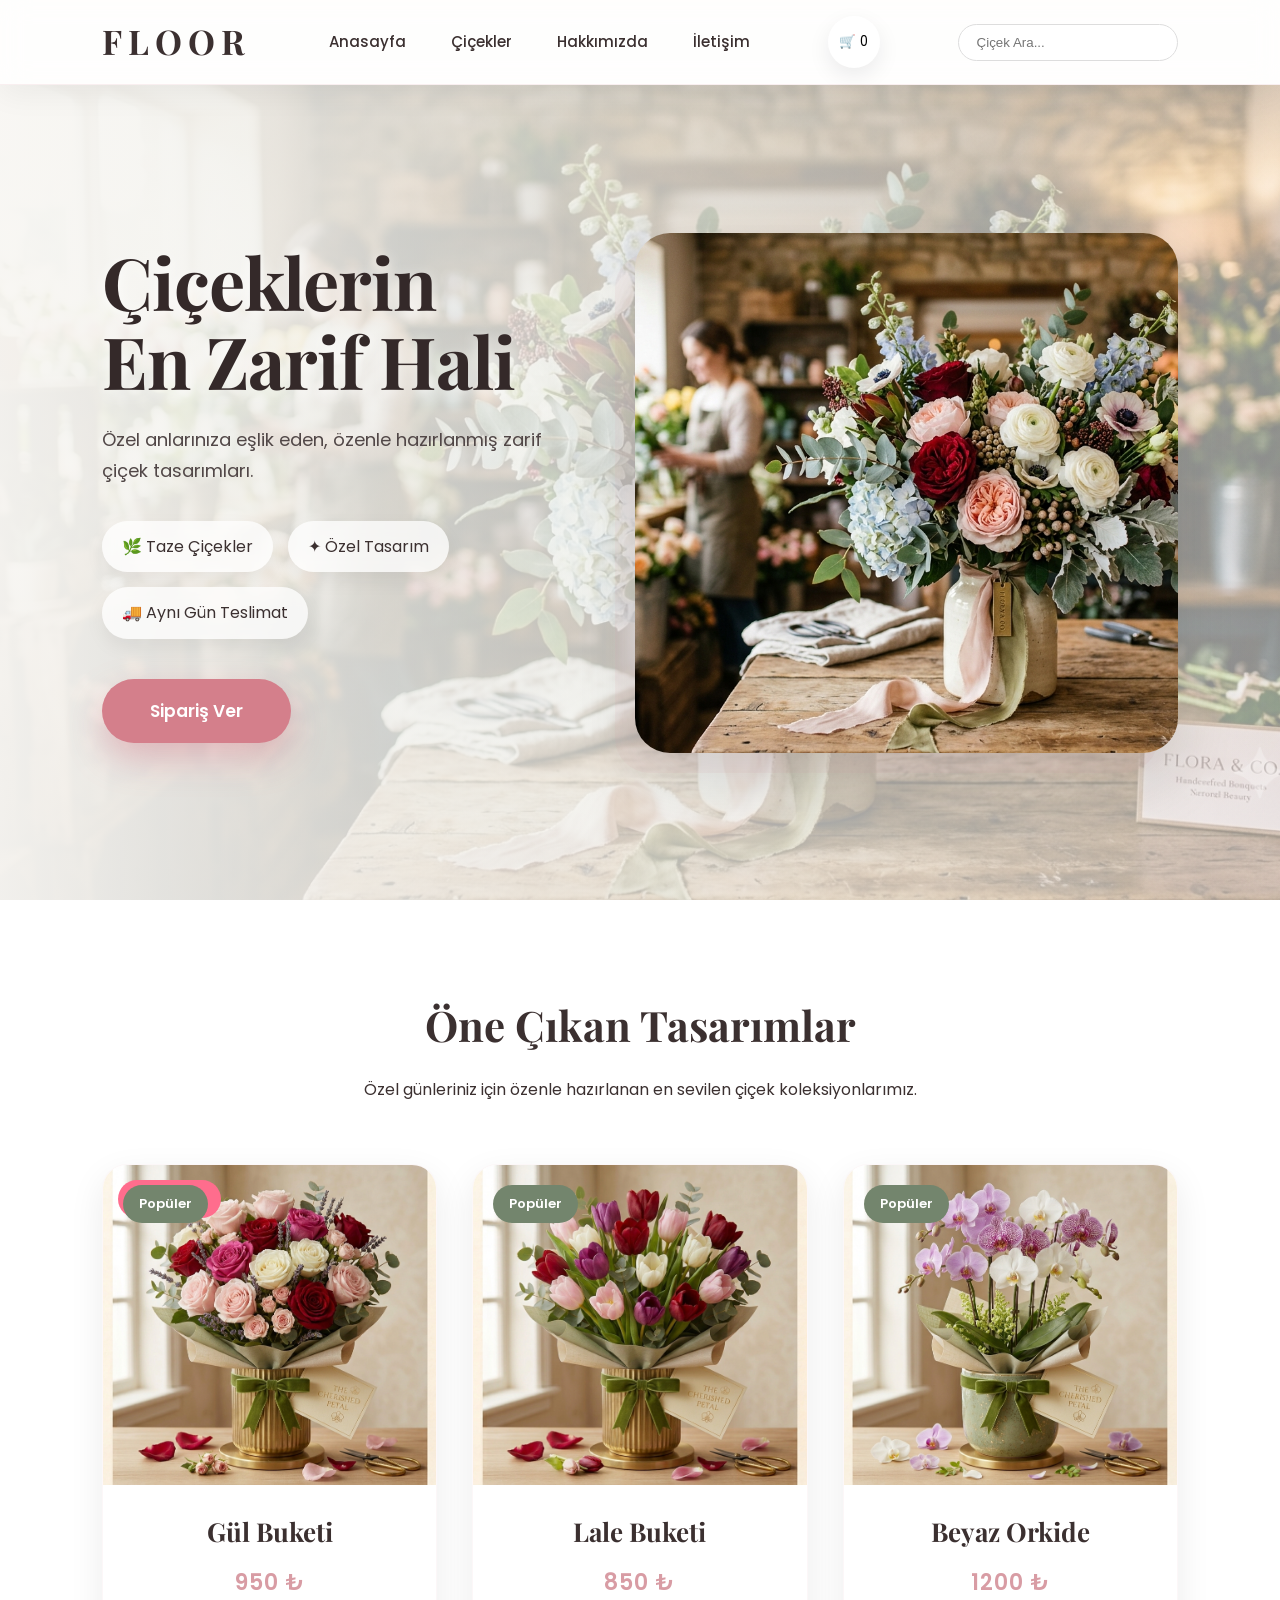
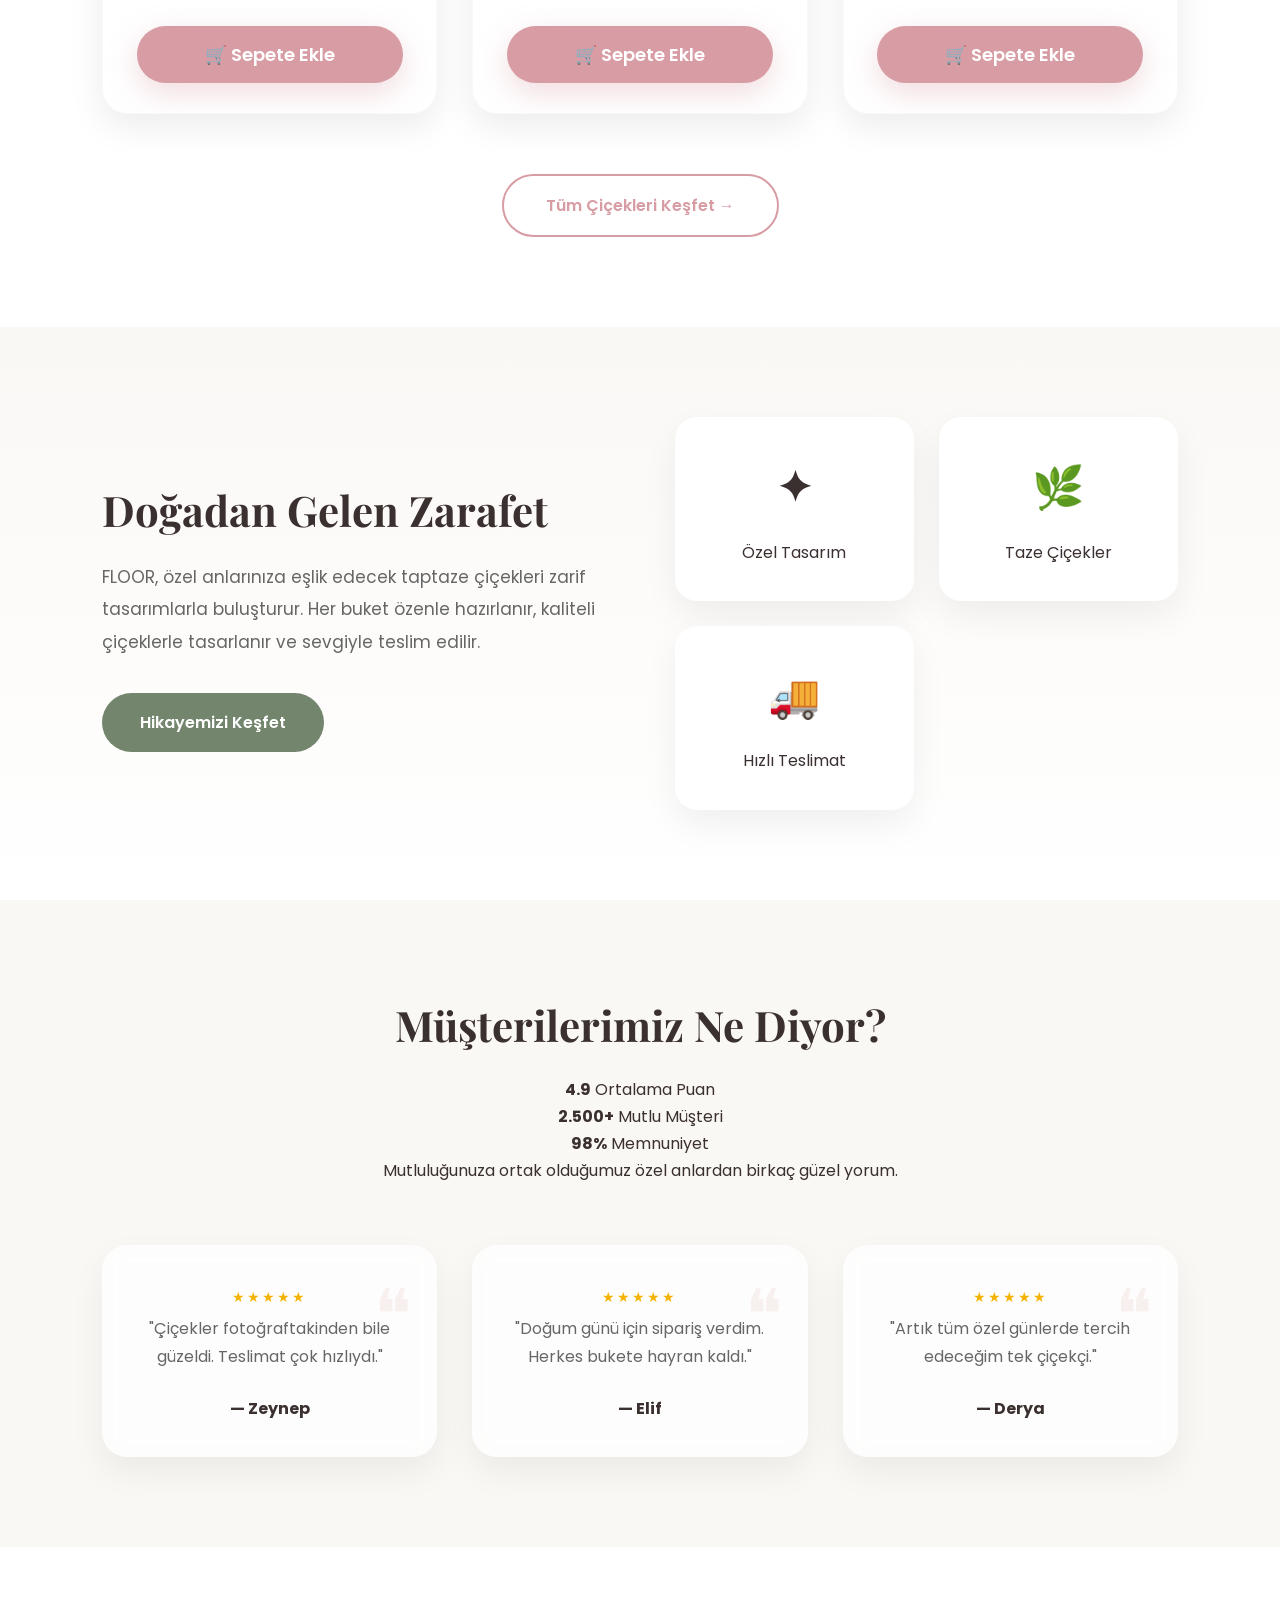
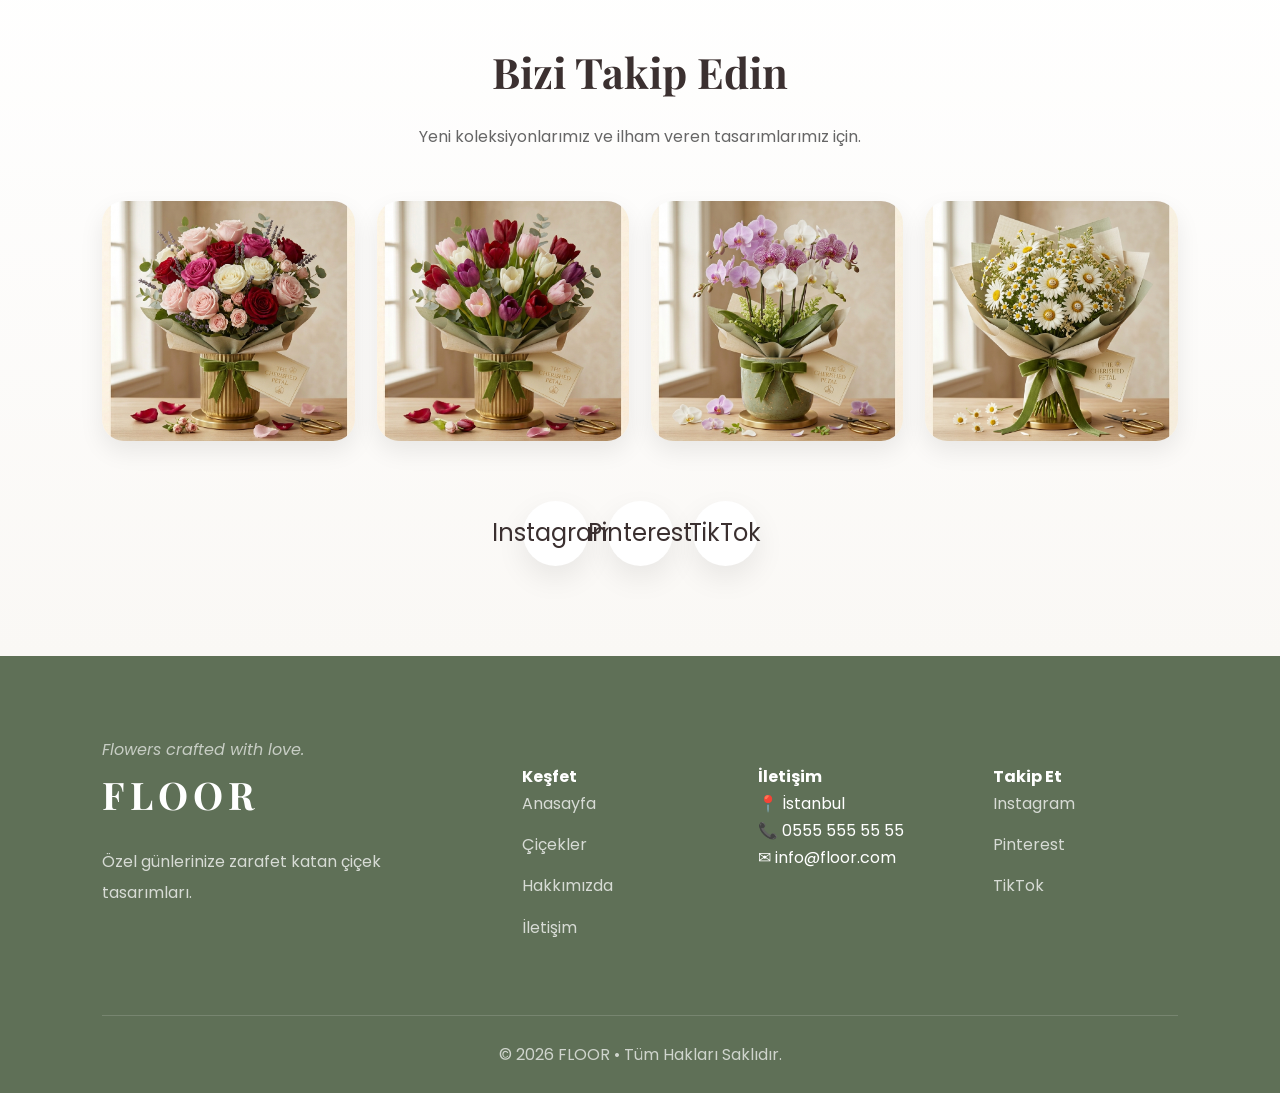
<file: index.html>
<!DOCTYPE html>
<html lang="tr">

<head>

<meta charset="UTF-8">
<meta name="viewport" content="width=device-width, initial-scale=1.0">

<title>FLOOR | Çiçekçilik</title>

<link rel="stylesheet" href="style.css">

<link rel="preconnect" href="https://fonts.googleapis.com">
<link rel="preconnect" href="https://fonts.gstatic.com" crossorigin>

<link href="https://fonts.googleapis.com/css2?family=Playfair+Display:wght@600;700&family=Poppins:wght@300;400;500;600&display=swap" rel="stylesheet">

</head>


<body>


<header>

<nav class="navbar">


<div class="logo">
FLOOR
</div>


<ul class="menu">


<li>
<a href="index.html">Anasayfa</a>
</li>


<li class="dropdown">

<a href="pages/flowers.html">Çiçekler</a>


<ul class="dropdown-menu">


<li>
<a href="pages/flowers.html">Tüm Çiçekler</a>
</li>


<li>
<a href="pages/gul.html">Güller</a>
</li>


<li>
<a href="pages/lale.html">Laleler</a>
</li>


<li>
<a href="pages/orkide.html">Orkideler</a>
</li>


<li>
<a href="pages/papatya.html">Papatyalar</a>
</li>


</ul>

</li>


<li>
<a href="pages/about.html">Hakkımızda</a>
</li>


<li>
<a href="pages/contact.html">İletişim</a>
</li>


</ul>



<div class="icons">


<button onclick="location.href='pages/cart.html'">

🛒 <span id="cart-count">0</span>

</button>


</div>



<div class="search-box">

<input 
type="text"
id="search"
placeholder="Çiçek Ara...">

</div>


</nav>

</header>




<section class="hero">


<div class="hero-content">


<div class="hero-text">


<h1>

Çiçeklerin<br>
En Zarif Hali

</h1>


<p>

Özel anlarınıza eşlik eden,
özenle hazırlanmış zarif çiçek tasarımları.

</p>



<div class="hero-features">


<span>🌿 Taze Çiçekler</span>

<span>✦ Özel Tasarım</span>

<span>🚚 Aynı Gün Teslimat</span>


</div>



<a href="pages/flowers.html" class="btn">

Sipariş Ver

</a>


</div>



<div class="hero-image">


<img src="images/cicek.png" alt="Çiçek Aranjmanı">


</div>


</div>


</section>





<section class="products">


<h2>

Öne Çıkan Tasarımlar

</h2>


<p class="section-subtitle">

Özel günleriniz için özenle hazırlanan en sevilen çiçek koleksiyonlarımız.

</p>




<div class="product-list">



<div class="card">


<span class="badge">

Çok Satan

</span>



<a href="pages/product.html?id=1">


<img src="images/gul.png" alt="Gül Buketi">


</a>



<h3>

Gül Buketi

</h3>


<p class="price">

950 ₺

</p>



<button 
class="btn add-cart"
data-id="1"
data-name="Gül Buketi"
data-price="950"
data-image="images/gul.png">


🛒 Sepete Ekle


</button>



</div>





<div class="card">


<a href="pages/product.html?id=2">


<img src="images/lale.png" alt="Lale Buketi">


</a>



<h3>

Lale Buketi

</h3>


<p class="price">

850 ₺

</p>



<button 
class="btn add-cart"
data-id="2"
data-name="Lale Buketi"
data-price="850"
data-image="images/lale.png">


🛒 Sepete Ekle


</button>


</div>
<div class="card">


<a href="pages/product.html?id=3">


<img src="images/orkide.png" alt="Orkide">


</a>



<h3>

Beyaz Orkide

</h3>


<p class="price">

1200 ₺

</p>



<button 
class="btn add-cart"
data-id="3"
data-name="Beyaz Orkide"
data-price="1200"
data-image="images/orkide.png">


🛒 Sepete Ekle


</button>


</div>



</div>



<a href="pages/flowers.html" class="all-products">

Tüm Çiçekleri Keşfet →

</a>


</section>






<section class="about">


<div class="about-content">


<div class="about-text">


<h2>

Doğadan Gelen Zarafet

</h2>



<p>

FLOOR, özel anlarınıza eşlik edecek taptaze çiçekleri
zarif tasarımlarla buluşturur. Her buket özenle hazırlanır,
kaliteli çiçeklerle tasarlanır ve sevgiyle teslim edilir.

</p>



<a href="pages/about.html" class="about-btn">

Hikayemizi Keşfet

</a>


</div>





<div class="about-box">


<div>

<strong>✦</strong>

<p>

Özel Tasarım

</p>

</div>




<div>

<strong>🌿</strong>

<p>

Taze Çiçekler

</p>

</div>





<div>

<strong>🚚</strong>

<p>

Hızlı Teslimat

</p>

</div>


</div>


</div>


</section>







<section class="reviews">


<h2>

Müşterilerimiz Ne Diyor?

</h2>




<div class="review-stats">


<div>

<strong>4.9</strong>

<span>Ortalama Puan</span>

</div>



<div>

<strong>2.500+</strong>

<span>Mutlu Müşteri</span>

</div>



<div>

<strong>98%</strong>

<span>Memnuniyet</span>

</div>


</div>




<p class="section-subtitle">

Mutluluğunuza ortak olduğumuz özel anlardan birkaç güzel yorum.

</p>




<div class="review-list">



<div class="review-card">


<div class="stars">

★★★★★

</div>


<p>

"Çiçekler fotoğraftakinden bile güzeldi.
Teslimat çok hızlıydı."

</p>


<h4>

— Zeynep

</h4>


</div>





<div class="review-card">


<div class="stars">

★★★★★

</div>


<p>

"Doğum günü için sipariş verdim.
Herkes bukete hayran kaldı."

</p>


<h4>

— Elif

</h4>


</div>





<div class="review-card">


<div class="stars">

★★★★★

</div>


<p>

"Artık tüm özel günlerde tercih edeceğim tek çiçekçi."

</p>


<h4>

— Derya

</h4>


</div>



</div>


</section>







<section class="social">


<h2>

Bizi Takip Edin

</h2>



<p>

Yeni koleksiyonlarımız ve ilham veren tasarımlarımız için.

</p>




<div class="social-gallery">


<img src="images/gul.png" alt="">

<img src="images/lale.png" alt="">

<img src="images/orkide.png" alt="">

<img src="images/papatya.png" alt="">


</div>




<div class="social-links">


<a href="#">

Instagram

</a>


<a href="#">

Pinterest

</a>


<a href="#">

TikTok

</a>


</div>



</section>
<footer>


<p class="footer-slogan">

Flowers crafted with love.

</p>




<div class="footer-content">



<div class="footer-brand">


<h3>

FLOOR

</h3>


<p>

Özel günlerinize zarafet katan
çiçek tasarımları.

</p>


</div>





<div class="footer-links">


<h4>

Keşfet

</h4>


<a href="index.html">

Anasayfa

</a>


<a href="pages/flowers.html">

Çiçekler

</a>


<a href="pages/about.html">

Hakkımızda

</a>


<a href="pages/contact.html">

İletişim

</a>


</div>







<div class="footer-contact">


<h4>

İletişim

</h4>



<p>

📍 İstanbul

</p>



<p>

📞 0555 555 55 55

</p>



<p>

✉ info@floor.com

</p>


</div>







<div class="footer-social">


<h4>

Takip Et

</h4>



<a href="#">

Instagram

</a>



<a href="#">

Pinterest

</a>



<a href="#">

TikTok

</a>



</div>



</div>





<div class="footer-bottom">


<p>

© 2026 FLOOR • Tüm Hakları Saklıdır.

</p>


</div>



</footer>





<script src="script.js"></script>


</body>

</html>
</file>
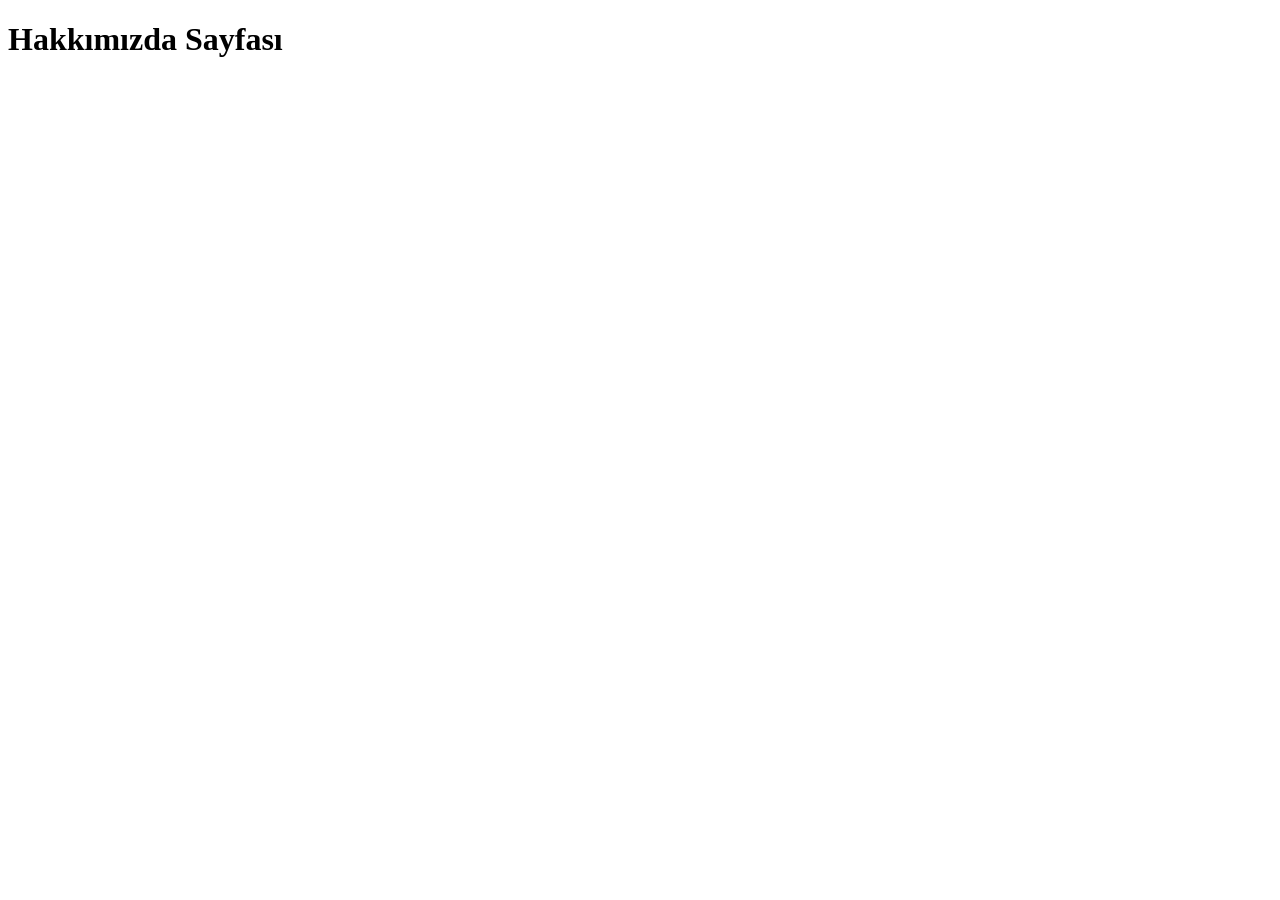
<file: pages/about.html>
<!DOCTYPE html>
<html lang="tr">

<head>

    <meta charset="UTF-8">
    <meta name="viewport" content="width=device-width, initial-scale=1.0">

    <title>Hakkımızda | FLOOR</title>

</head>

<body>

    <h1>Hakkımızda Sayfası</h1>

</body>

</html>
</file>
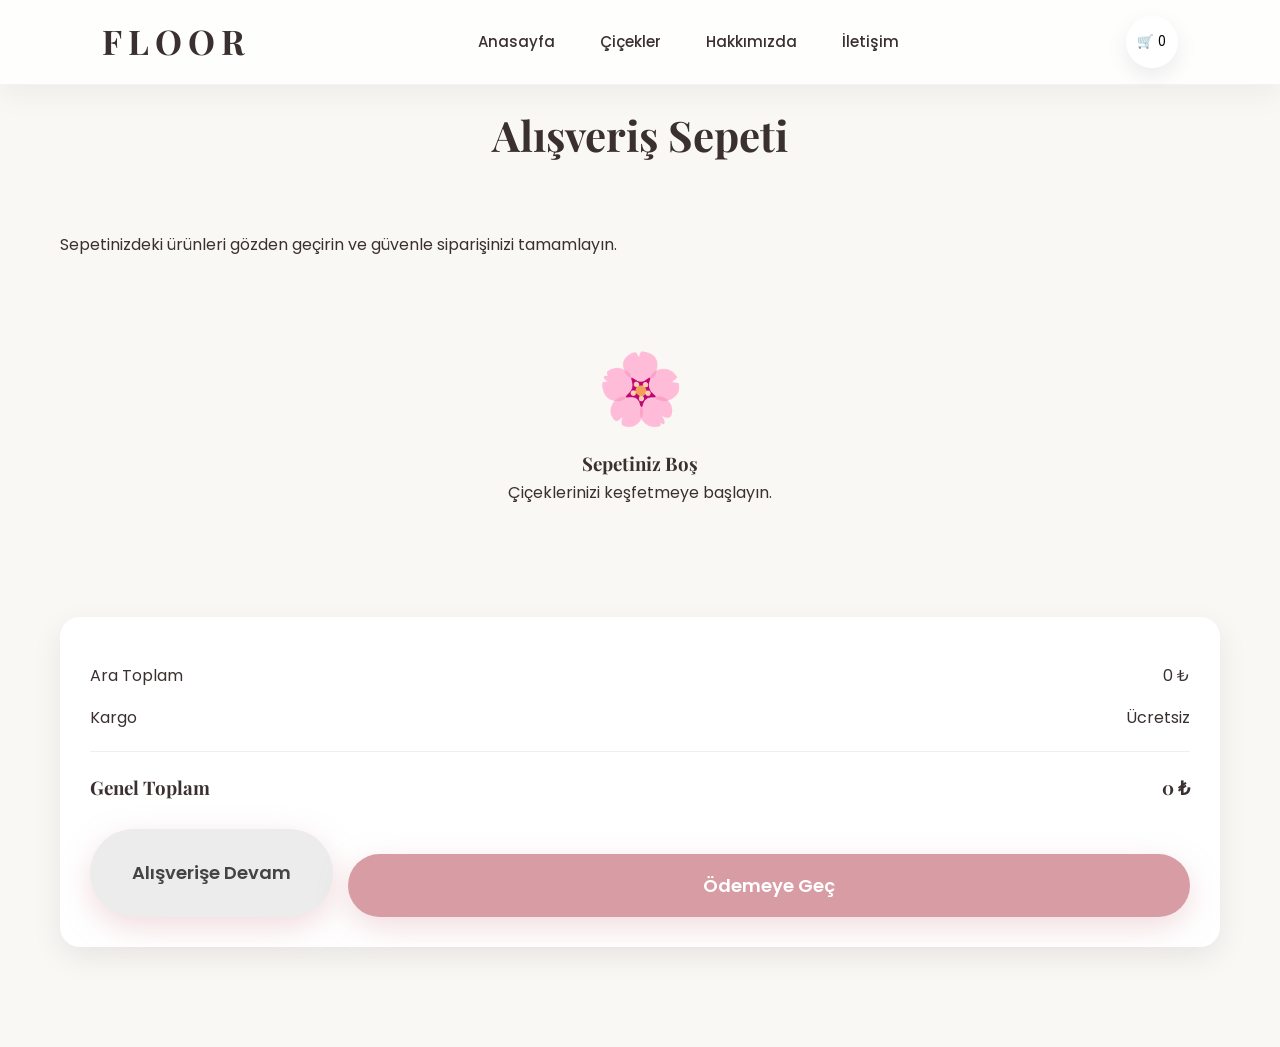
<file: pages/cart.html>
<!DOCTYPE html>
<html lang="tr">

<head>

    <meta charset="UTF-8">
    <meta name="viewport" content="width=device-width, initial-scale=1.0">

    <title>Sepet | FLOOR</title>
    <link rel="preconnect" href="https://fonts.googleapis.com">
<link rel="preconnect" href="https://fonts.gstatic.com" crossorigin>

<link href="https://fonts.googleapis.com/css2?family=Playfair+Display:wght@600;700&family=Poppins:wght@300;400;500;600&display=swap" rel="stylesheet">

<link rel="stylesheet" href="../style.css">

</head>

<body>

   <header>

    <nav class="navbar">

        <div class="logo">FLOOR</div>

        <ul class="menu">

            <li><a href="../index.html">Anasayfa</a></li>
            <li><a href="flowers.html">Çiçekler</a></li>
            <li><a href="about.html">Hakkımızda</a></li>
            <li><a href="contact.html">İletişim</a></li>

        </ul>

        <div class="icons">

            <button>
                🛒 <span id="cart-count">0</span>
            </button>

        </div>

    </nav>

</header>

<section class="cart-page">

    <h2>Alışveriş Sepeti</h2>
    <p class="section-subtitle">

Sepetinizdeki ürünleri gözden geçirin ve güvenle siparişinizi tamamlayın.

</p>

    <div id="cart-items"></div>

    <div class="cart-total">

<div class="summary">

<p>

Ara Toplam

<span id="subtotal-price">0 ₺</span>

</p>

<p>

Kargo

<span>Ücretsiz</span>

</p>

<hr>

<h3>

Genel Toplam

<span id="total-price">0 ₺</span>

</h3>

</div>

<div class="cart-buttons">

<button class="btn continue-btn"
onclick="location.href='flowers.html'">

Alışverişe Devam

</button>

<button class="btn checkout-btn"
onclick="location.href='checkout.html'">

Ödemeye Geç

</button>

</div>

</div>
</section>

<script src="../script.js"></script>

</body>

</html>
</file>
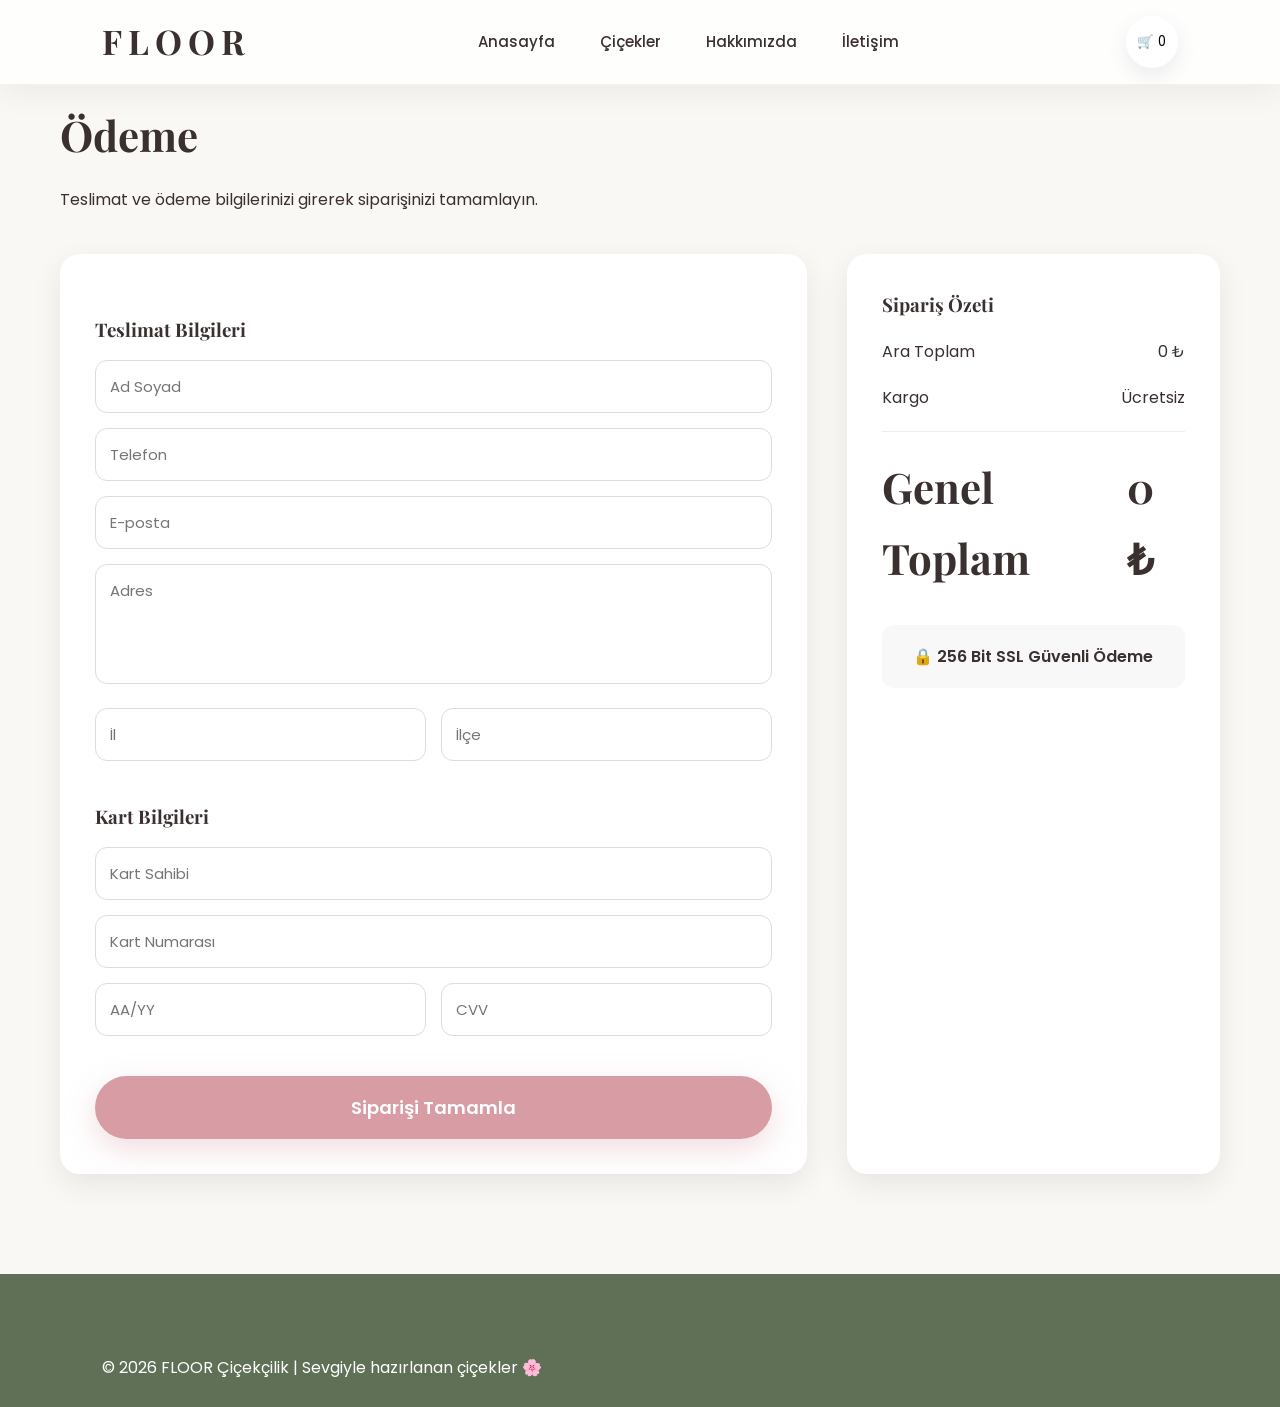
<file: pages/checkout.html>
<!DOCTYPE html>
<html lang="tr">

<head>

<meta charset="UTF-8">
<meta name="viewport" content="width=device-width, initial-scale=1.0">

<title>Ödeme | FLOOR</title>

<link rel="stylesheet" href="../style.css">

<link rel="preconnect" href="https://fonts.googleapis.com">
<link rel="preconnect" href="https://fonts.gstatic.com" crossorigin>

<link href="https://fonts.googleapis.com/css2?family=Playfair+Display:wght@600;700&family=Poppins:wght@300;400;500;600&display=swap" rel="stylesheet">

</head>


<body>


<header>

<nav class="navbar">


<div class="logo">
FLOOR
</div>



<ul class="menu">


<li>
<a href="../index.html">
Anasayfa
</a>
</li>



<li class="dropdown">


<a href="flowers.html">
Çiçekler
</a>


<ul class="dropdown-menu">


<li>
<a href="flowers.html">
Tüm Çiçekler
</a>
</li>


<li>
<a href="gul.html">
Güller
</a>
</li>


<li>
<a href="lale.html">
Laleler
</a>
</li>


<li>
<a href="orkide.html">
Orkideler
</a>
</li>


<li>
<a href="papatya.html">
Papatyalar
</a>
</li>


</ul>


</li>



<li>
<a href="about.html">
Hakkımızda
</a>
</li>



<li>
<a href="contact.html">
İletişim
</a>
</li>



</ul>




<div class="icons">


<button onclick="location.href='cart.html'">

🛒 <span id="cart-count">0</span>

</button>


</div>



</nav>

</header>





<section class="checkout">


<h2>
Ödeme
</h2>


<p class="section-subtitle">

Teslimat ve ödeme bilgilerinizi girerek siparişinizi tamamlayın.

</p>




<div class="checkout-container">





<div class="checkout-form">



<h3>
Teslimat Bilgileri
</h3>



<input type="text" placeholder="Ad Soyad">


<input type="tel" placeholder="Telefon">


<input type="email" placeholder="E-posta">


<textarea placeholder="Adres"></textarea>



<div class="double-input">


<input type="text" placeholder="İl">


<input type="text" placeholder="İlçe">


</div>




<h3>
Kart Bilgileri
</h3>



<input type="text" placeholder="Kart Sahibi">


<input type="text" placeholder="Kart Numarası">



<div class="double-input">


<input type="text" placeholder="AA/YY">


<input type="password" placeholder="CVV">


</div>





<button 
class="btn checkout-btn"
onclick="completeOrder()">

Siparişi Tamamla

</button>

</div>







<div class="order-summary">



<h3>
Sipariş Özeti
</h3>




<p>

Ara Toplam

<span id="subtotal-price">
0 ₺
</span>

</p>





<p>

Kargo

<span>
Ücretsiz
</span>

</p>





<hr>




<h2>

Genel Toplam

<span id="total-price">
0 ₺
</span>


</h2>





<div class="secure-box">

🔒 256 Bit SSL Güvenli Ödeme

</div>



</div>




</div>



</section>






<footer>


<p>

© 2026 FLOOR Çiçekçilik | Sevgiyle hazırlanan çiçekler 🌸

</p>


</footer>



<script>

function completeOrder(){

let cart = JSON.parse(localStorage.getItem("cart")) || [];

let total = 0;


cart.forEach(item=>{

    total += item.price * item.quantity;

});


localStorage.setItem(
"lastOrderTotal",
total
);


localStorage.setItem(
"orderNumber",
"#" + Math.floor(Math.random()*900000 + 100000)
);


location.href="success.html";


}

</script>

<script src="../script.js"></script>



</body>

</html>
</file>
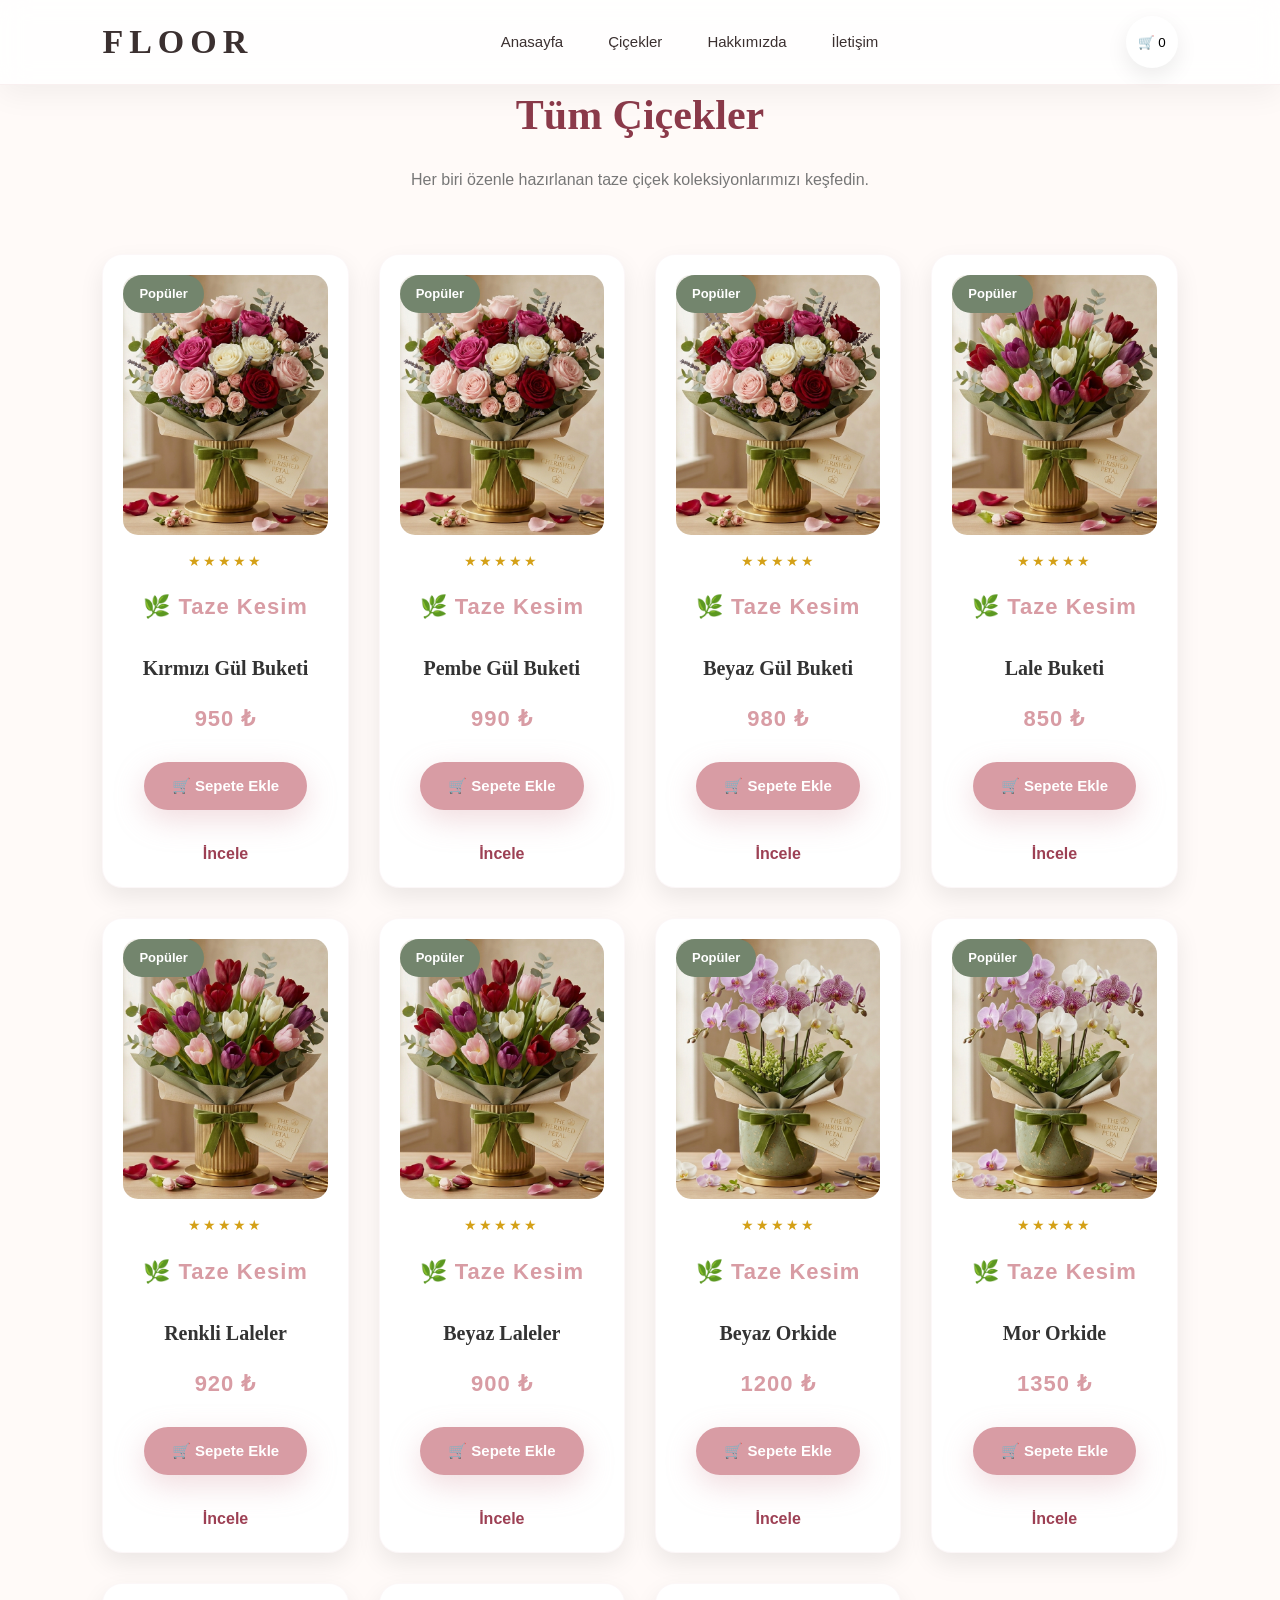
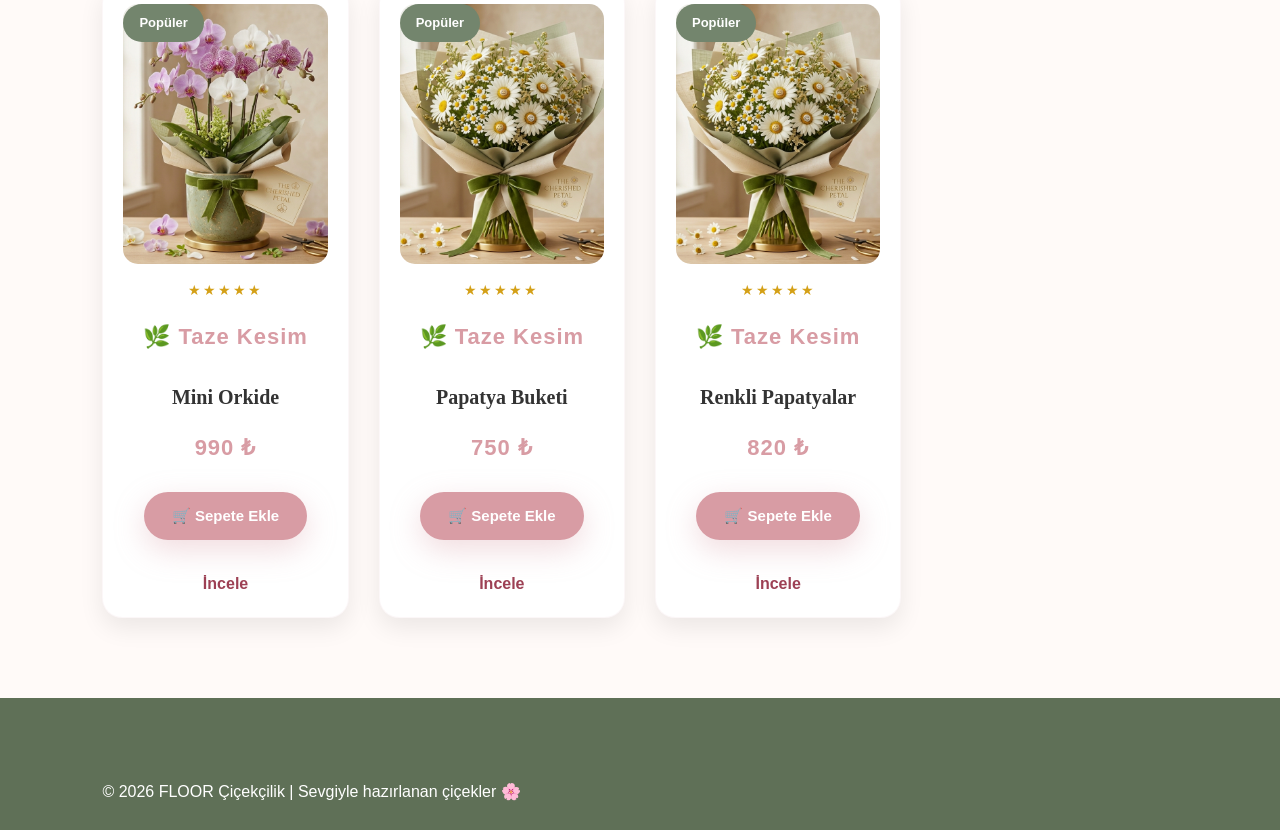
<file: pages/flowers.html>
<body>

<header>

<nav class="navbar">

    <div class="logo">
        FLOOR
    </div>

    <ul class="menu">

        <li><a href="../index.html">Anasayfa</a></li>

        <li class="dropdown">

            <a href="flowers.html">Çiçekler</a>

            <ul class="dropdown-menu">
                <li><a href="flowers.html">Tüm Çiçekler</a></li>
                <li><a href="gul.html">Güller</a></li>
                <li><a href="lale.html">Laleler</a></li>
                <li><a href="orkide.html">Orkideler</a></li>
                <li><a href="papatya.html">Papatyalar</a></li>
            </ul>

        </li>

        <li><a href="about.html">Hakkımızda</a></li>
        <li><a href="contact.html">İletişim</a></li>

    </ul>

    <div class="icons">

        <button onclick="location.href='cart.html'">

            🛒 <span id="cart-count">0</span>

        </button>

    </div>

</nav>
<link rel="stylesheet" href="../style.css">
<style>
    .products{
    padding:80px 8%;
    background:#fffaf8;
}

.products h2{
    text-align:center;
    color:#8b3a4a;
}
.product-list{
    display:grid;
    grid-template-columns:repeat(4,1fr);
    gap:30px;
}


.card{
    background:white;
    padding:20px;
    border-radius:20px;
    text-align:center;
    box-shadow:0 10px 25px rgba(0,0,0,.08);
    transition:.3s ease;
}


.card:hover{
    transform:translateY(-8px);
}


.card img{
    width:100%;
    height:260px;
    object-fit:cover;
    border-radius:15px;
}


.stars{
    color:#d4a017;
    margin:15px 0;
}


.stock{
    color:#6c8b5b;
    font-size:14px;
}


.card h3{
    margin:15px 0;
    font-size:20px;
}


.price{
    font-size:22px;
    font-weight:bold;
    color:#9d4054;
    margin-bottom:15px;
}
.btn{
    width:100%;
    background:#9d4054;
    color:white;
    border:none;
    padding:13px 20px;
    border-radius:30px;
    cursor:pointer;
    font-size:15px;
    margin-top:10px;
    transition:.3s;
}


.btn:hover{
    background:#7d3042;
    transform:scale(1.03);
}


.detail-btn{
    display:block;
    margin-top:12px;
    color:#9d4054;
    text-decoration:none;
    font-weight:600;
}


.detail-btn:hover{
    text-decoration:underline;
}
@media(max-width:1000px){

    .product-list{
        grid-template-columns:repeat(2,1fr);
    }

}


@media(max-width:600px){

    .products{
        padding:50px 5%;
    }


    .products h2{
        font-size:32px;
    }


    .product-list{
        grid-template-columns:1fr;
    }


    .card img{
        height:240px;
    }

}
/* ==========================
   FLOWERS PAGE
========================== */

.products{
    padding:70px 6%;
    background:#fffaf8;
}


.products h2{
    text-align:center;
    font-family:"Playfair Display", serif;
    font-size:40px;
    color:#7d3042;
    margin-bottom:10px;
}


.section-subtitle{
    text-align:center;
    color:#777;
    font-size:16px;
    margin-bottom:45px;
}


.product-list{
    display:grid;
    grid-template-columns:repeat(4,1fr);
    gap:25px;
}


.card{
    background:#ffffff;
    border-radius:22px;
    padding:18px;
    text-align:center;
    box-shadow:0 8px 25px rgba(0,0,0,0.08);
    transition:.3s ease;
}


.card:hover{
    transform:translateY(-7px);
}


.card img{
    width:100%;
    height:250px;
    object-fit:cover;
    border-radius:18px;
}


.stars{
    color:#d6a23a;
    letter-spacing:2px;
    margin-top:15px;
}


.stock{
    font-size:14px;
    color:#6c8b5b;
    margin:8px 0;
}


.card h3{
    font-size:19px;
    color:#333;
    margin:12px 0;
}


.price{
    font-size:22px;
    font-weight:700;
    color:#9d4054;
    margin-bottom:15px;
}


.btn{
    width:100%;
    border:none;
    background:#9d4054;
    color:white;
    padding:13px;
    border-radius:30px;
    cursor:pointer;
    font-size:15px;
}


.btn:hover{
    background:#7d3042;
}


.detail-btn{
    display:block;
    margin-top:12px;
    color:#9d4054;
    text-decoration:none;
    font-weight:600;
}



.products{
    padding:80px 8%;
    background:#fffaf8;
}

.products h2{
    text-align:center;
    font-family:Georgia, serif;
    font-size:42px;
    color:#8b3a4a;
    margin-bottom:15px;
}

.section-subtitle{
    text-align:center;
    color:#777;
    margin-bottom:50px;
}


.product-list{
    display:grid;
    grid-template-columns:repeat(4,1fr);
    gap:30px;
}


.card{
    background:white;
    padding:20px;
    border-radius:20px;
    text-align:center;
    box-shadow:0 10px 25px rgba(0,0,0,.08);
    transition:.3s;
}


.card:hover{
    transform:translateY(-8px);
}


.card img{
    width:100%;
    height:260px;
    object-fit:cover;
    border-radius:15px;
}


.stars{
    color:#d4a017;
    margin:15px 0;
}


.stock{
    color:#6c8b5b;
}


.card h3{
    margin:15px 0;
    font-size:20px;
}


.price{
    font-size:22px;
    font-weight:bold;
    color:#9d4054;
}


.btn{
    background:#9d4054;
    color:white;
    border:none;
    padding:12px 22px;
    border-radius:30px;
    cursor:pointer;
    margin-top:10px;
}


.detail-btn{
    display:block;
    margin-top:12px;
    color:#9d4054;
    text-decoration:none;
    font-weight:bold;
}


@media(max-width:1000px){

.product-list{
    grid-template-columns:repeat(2,1fr);
}

}


@media(max-width:600px){

.product-list{
    grid-template-columns:1fr;
}

}

</style>
</header>

<section class="products">

<h2>Tüm Çiçekler</h2>

<p class="section-subtitle">

Her biri özenle hazırlanan taze çiçek koleksiyonlarımızı keşfedin.

</p>

<div class="product-list">

<!-- KIRMIZI GÜL -->

<div class="card">

    <img src="../images/gul.png" alt="Kırmızı Gül Buketi">

    <div class="stars">★★★★★</div>

    <p class="stock">🌿 Taze Kesim</p>

    <h3>Kırmızı Gül Buketi</h3>

    <p class="price">950 ₺</p>

    <button
    class="btn add-cart"
    data-id="1"
    data-name="Kırmızı Gül Buketi"
    data-price="950"
    data-image="images/gul.png">

        🛒 Sepete Ekle

    </button>

    <a href="product.html?id=1" class="detail-btn">

        İncele

    </a>

</div>

<!-- PEMBE GÜL -->

<div class="card">

    <img src="../images/gul.png" alt="Pembe Gül Buketi">

    <div class="stars">★★★★★</div>

    <p class="stock">🌿 Taze Kesim</p>

    <h3>Pembe Gül Buketi</h3>

    <p class="price">990 ₺</p>

    <button
    class="btn add-cart"
    data-id="5"
    data-name="Pembe Gül Buketi"
    data-price="990"
    data-image="images/gul.png">

        🛒 Sepete Ekle

    </button>

    <a href="product.html?id=5" class="detail-btn">

        İncele

    </a>

</div>

<!-- BEYAZ GÜL -->

<div class="card">

    <img src="../images/gul.png" alt="Beyaz Gül Buketi">

    <div class="stars">★★★★★</div>

    <p class="stock">🌿 Taze Kesim</p>

    <h3>Beyaz Gül Buketi</h3>

    <p class="price">980 ₺</p>

    <button
    class="btn add-cart"
    data-id="6"
    data-name="Beyaz Gül Buketi"
    data-price="980"
    data-image="images/gul.png">

        🛒 Sepete Ekle

    </button>

    <a href="product.html?id=6" class="detail-btn">

        İncele

    </a>

</div>
<!-- LALE -->

<div class="card">

    <img src="../images/lale.png" alt="Lale Buketi">

    <div class="stars">★★★★★</div>

    <p class="stock">🌿 Taze Kesim</p>

    <h3>Lale Buketi</h3>

    <p class="price">850 ₺</p>

    <button
    class="btn add-cart"
    data-id="2"
    data-name="Lale Buketi"
    data-price="850"
    data-image="images/lale.png">

        🛒 Sepete Ekle

    </button>

    <a href="product.html?id=2" class="detail-btn">

        İncele

    </a>

</div>

<!-- RENKLİ LALE -->

<div class="card">

    <img src="../images/lale.png" alt="Renkli Laleler">

    <div class="stars">★★★★★</div>

    <p class="stock">🌿 Taze Kesim</p>

    <h3>Renkli Laleler</h3>

    <p class="price">920 ₺</p>

    <button
    class="btn add-cart"
    data-id="7"
    data-name="Renkli Laleler"
    data-price="920"
    data-image="images/lale.png">

        🛒 Sepete Ekle

    </button>

    <a href="product.html?id=7" class="detail-btn">

        İncele

    </a>

</div>

<!-- BEYAZ LALE -->

<div class="card">

    <img src="../images/lale.png" alt="Beyaz Laleler">

    <div class="stars">★★★★★</div>

    <p class="stock">🌿 Taze Kesim</p>

    <h3>Beyaz Laleler</h3>

    <p class="price">900 ₺</p>

    <button
    class="btn add-cart"
    data-id="8"
    data-name="Beyaz Laleler"
    data-price="900"
    data-image="images/lale.png">

        🛒 Sepete Ekle

    </button>

    <a href="product.html?id=8" class="detail-btn">

        İncele

    </a>

</div>
<!-- BEYAZ ORKİDE -->

<div class="card">

    <img src="../images/orkide.png" alt="Beyaz Orkide">

    <div class="stars">★★★★★</div>

    <p class="stock">🌿 Taze Kesim</p>

    <h3>Beyaz Orkide</h3>

    <p class="price">1200 ₺</p>

    <button
    class="btn add-cart"
    data-id="3"
    data-name="Beyaz Orkide"
    data-price="1200"
    data-image="images/orkide.png">

        🛒 Sepete Ekle

    </button>

    <a href="product.html?id=3" class="detail-btn">

        İncele

    </a>

</div>

<!-- MOR ORKİDE -->

<div class="card">

    <img src="../images/orkide.png" alt="Mor Orkide">

    <div class="stars">★★★★★</div>

    <p class="stock">🌿 Taze Kesim</p>

    <h3>Mor Orkide</h3>

    <p class="price">1350 ₺</p>

    <button
    class="btn add-cart"
    data-id="9"
    data-name="Mor Orkide"
    data-price="1350"
    data-image="images/orkide.png">

        🛒 Sepete Ekle

    </button>

    <a href="product.html?id=9" class="detail-btn">

        İncele

    </a>

</div>

<!-- MİNİ ORKİDE -->

<div class="card">

    <img src="../images/orkide.png" alt="Mini Orkide">

    <div class="stars">★★★★★</div>

    <p class="stock">🌿 Taze Kesim</p>

    <h3>Mini Orkide</h3>

    <p class="price">990 ₺</p>

    <button
    class="btn add-cart"
    data-id="10"
    data-name="Mini Orkide"
    data-price="990"
    data-image="images/orkide.png">

        🛒 Sepete Ekle

    </button>

    <a href="product.html?id=10" class="detail-btn">

        İncele

    </a>

</div>
<!-- PAPATYA -->

<div class="card">

    <img src="../images/papatya.png" alt="Papatya Buketi">

    <div class="stars">★★★★★</div>

    <p class="stock">🌿 Taze Kesim</p>

    <h3>Papatya Buketi</h3>

    <p class="price">750 ₺</p>

    <button
    class="btn add-cart"
    data-id="4"
    data-name="Papatya Buketi"
    data-price="750"
    data-image="images/papatya.png">

        🛒 Sepete Ekle

    </button>

    <a href="product.html?id=4" class="detail-btn">

        İncele

    </a>

</div>


<!-- RENKLİ PAPATYA -->

<div class="card">

    <img src="../images/papatya.png" alt="Renkli Papatyalar">

    <div class="stars">★★★★★</div>

    <p class="stock">🌿 Taze Kesim</p>

    <h3>Renkli Papatyalar</h3>

    <p class="price">820 ₺</p>

    <button
    class="btn add-cart"
    data-id="11"
    data-name="Renkli Papatyalar"
    data-price="820"
    data-image="images/papatya.png">

        🛒 Sepete Ekle

    </button>

    <a href="product.html?id=11" class="detail-btn">

        İncele

    </a>

</div>


</div>

</section>


<footer>

    <p>
        © 2026 FLOOR Çiçekçilik | Sevgiyle hazırlanan çiçekler 🌸
    </p>

</footer>


<script src="../script.js"></script>

</body>

</html>
</file>
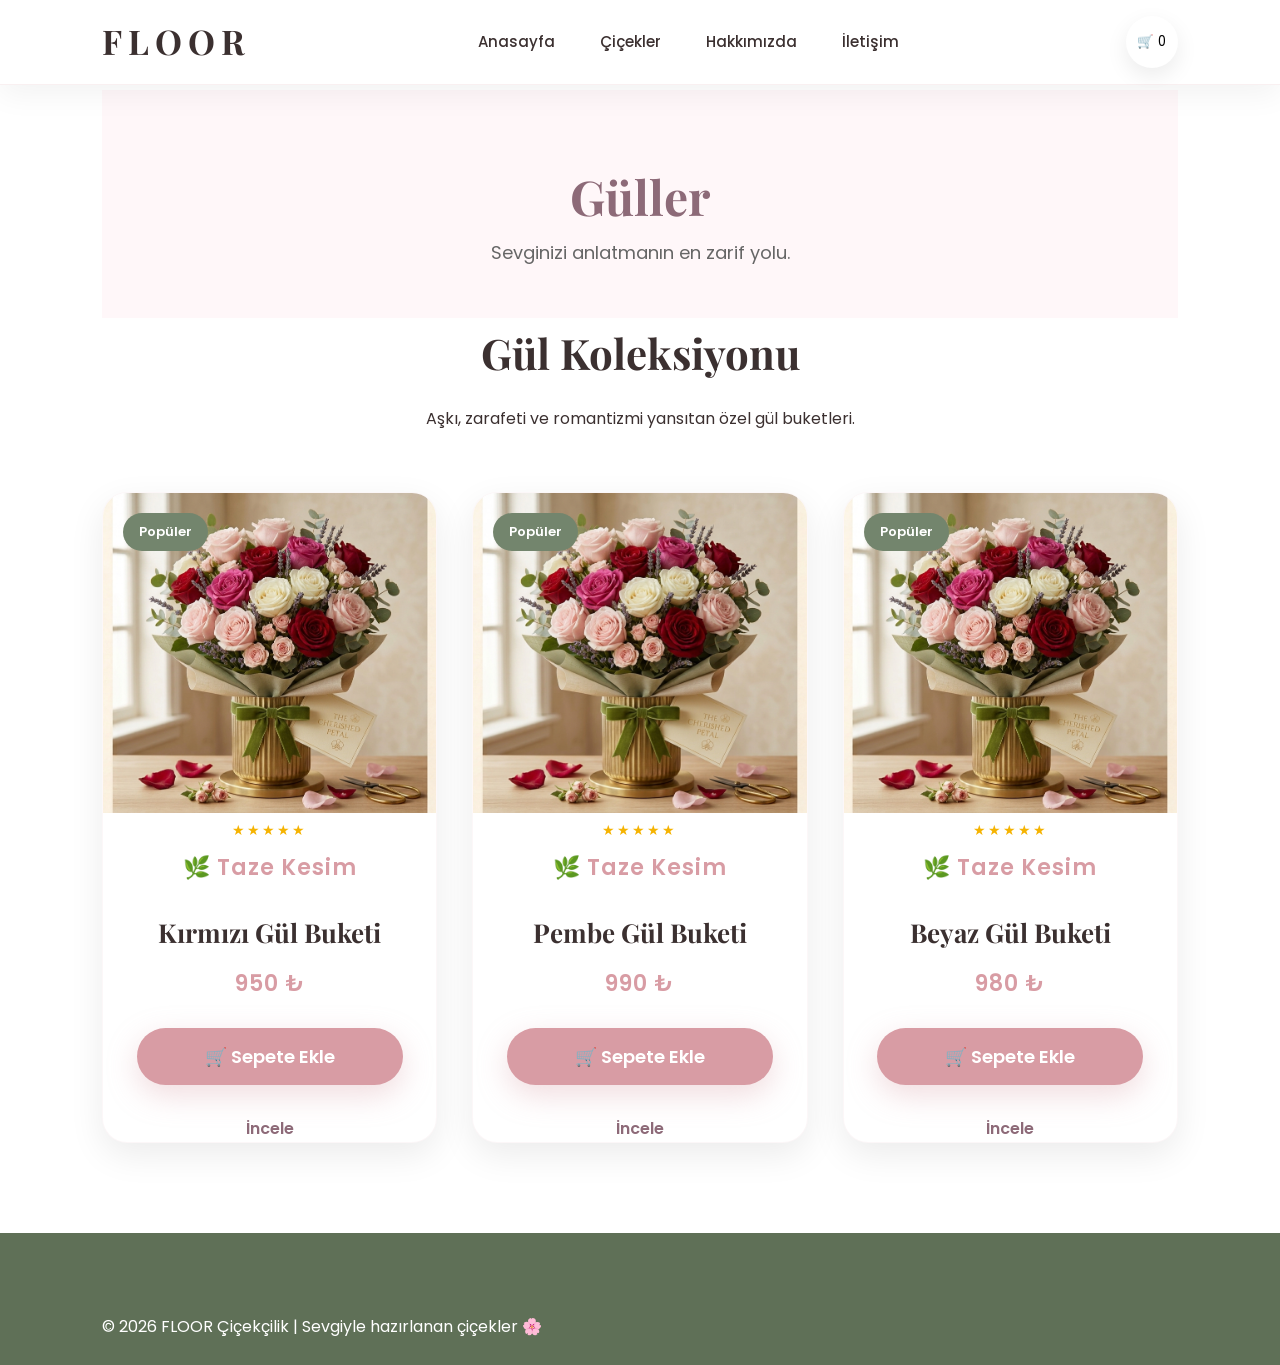
<file: pages/gul.html>
<!DOCTYPE html>
<html lang="tr">

<head>

<meta charset="UTF-8">
<meta name="viewport" content="width=device-width, initial-scale=1.0">

<title>Güller | FLOOR</title>

<link rel="stylesheet" href="../style.css">


<link rel="preconnect" href="https://fonts.googleapis.com">
<link rel="preconnect" href="https://fonts.gstatic.com" crossorigin>

<link href="https://fonts.googleapis.com/css2?family=Playfair+Display:wght@600;700&family=Poppins:wght@300;400;500;600&display=swap" rel="stylesheet">


</head>


<body>


<header>

<nav class="navbar">


<div class="logo">
FLOOR
</div>



<ul class="menu">


<li>
<a href="../index.html">
Anasayfa
</a>
</li>



<li class="dropdown">

<a href="flowers.html">
Çiçekler
</a>


<ul class="dropdown-menu">

<li>
<a href="flowers.html">
Tüm Çiçekler
</a>
</li>

<li>
<a href="gul.html">
Güller
</a>
</li>

<li>
<a href="lale.html">
Laleler
</a>
</li>

<li>
<a href="orkide.html">
Orkideler
</a>
</li>

<li>
<a href="papatya.html">
Papatyalar
</a>
</li>

</ul>


</li>


<li>
<a href="about.html">
Hakkımızda
</a>
</li>


<li>
<a href="contact.html">
İletişim
</a>
</li>


</ul>



<div class="icons">

<button onclick="location.href='cart.html'">

🛒 <span id="cart-count">0</span>

</button>

</div>


</nav>

</header>



<section class="products">



<div class="category-hero">


<h1>
Güller
</h1>


<p>
Sevginizi anlatmanın en zarif yolu.
</p>


</div>



<h2>
Gül Koleksiyonu
</h2>


<p class="section-subtitle">

Aşkı, zarafeti ve romantizmi yansıtan özel gül buketleri.

</p>




<div class="product-list">



<div class="card">


<img src="../images/gul.png">


<div class="stars">
★★★★★
</div>


<p class="stock">
🌿 Taze Kesim
</p>


<h3>
Kırmızı Gül Buketi
</h3>


<p class="price">
950 ₺
</p>


<button 
class="btn add-cart"

data-id="1"

data-name="Kırmızı Gül Buketi"

data-price="950"

data-image="../images/gul.png">

🛒 Sepete Ekle

</button>


<a href="product.html?id=1" class="detail-btn">
İncele
</a>


</div>





<div class="card">


<img src="../images/gul.png">


<div class="stars">
★★★★★
</div>


<p class="stock">
🌿 Taze Kesim
</p>


<h3>
Pembe Gül Buketi
</h3>


<p class="price">
990 ₺
</p>


<button 
class="btn add-cart"

data-id="5"

data-name="Pembe Gül Buketi"

data-price="990"

data-image="../images/gul.png">

🛒 Sepete Ekle

</button>


<a href="product.html?id=5" class="detail-btn">
İncele
</a>


</div>




<div class="card">


<img src="../images/gul.png">


<div class="stars">
★★★★★
</div>


<p class="stock">
🌿 Taze Kesim
</p>


<h3>
Beyaz Gül Buketi
</h3>


<p class="price">
980 ₺
</p>


<button 
class="btn add-cart"

data-id="6"

data-name="Beyaz Gül Buketi"

data-price="980"

data-image="../images/gul.png">

🛒 Sepete Ekle

</button>


<a href="product.html?id=6" class="detail-btn">
İncele
</a>


</div>



</div>


</section>



<footer>

<p>
© 2026 FLOOR Çiçekçilik | Sevgiyle hazırlanan çiçekler 🌸
</p>

</footer>



<script src="../products.js"></script>

<script src="../script.js"></script>


</body>

</html>
</file>
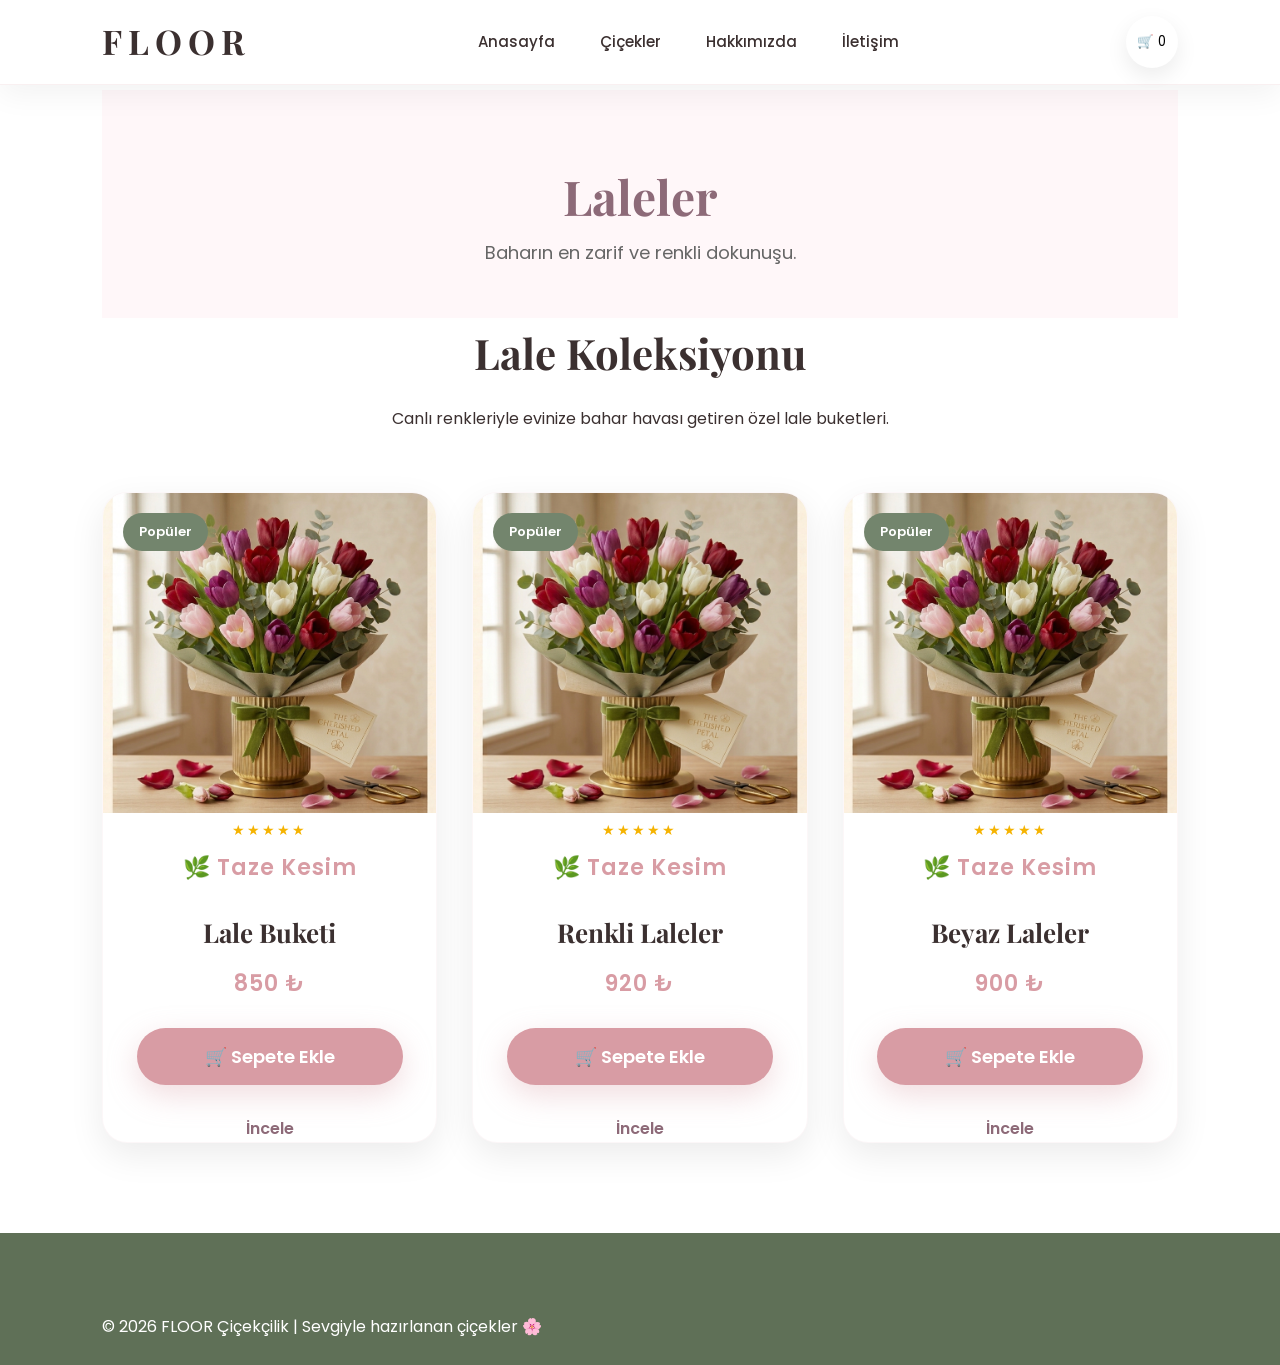
<file: pages/lale.html>
<!DOCTYPE html>
<html lang="tr">

<head>

<meta charset="UTF-8">
<meta name="viewport" content="width=device-width, initial-scale=1.0">

<title>Laleler | FLOOR</title>

<link rel="stylesheet" href="../style.css">

<link rel="preconnect" href="https://fonts.googleapis.com">
<link rel="preconnect" href="https://fonts.gstatic.com" crossorigin>

<link href="https://fonts.googleapis.com/css2?family=Playfair+Display:wght@600;700&family=Poppins:wght@300;400;500;600&display=swap" rel="stylesheet">

</head>


<body>


<header>

<nav class="navbar">


<div class="logo">
FLOOR
</div>



<ul class="menu">


<li>
<a href="../index.html">
Anasayfa
</a>
</li>



<li class="dropdown">

<a href="flowers.html">
Çiçekler
</a>


<ul class="dropdown-menu">

<li>
<a href="flowers.html">
Tüm Çiçekler
</a>
</li>

<li>
<a href="gul.html">
Güller
</a>
</li>

<li>
<a href="lale.html">
Laleler
</a>
</li>

<li>
<a href="orkide.html">
Orkideler
</a>
</li>

<li>
<a href="papatya.html">
Papatyalar
</a>
</li>

</ul>

</li>



<li>
<a href="about.html">
Hakkımızda
</a>
</li>


<li>
<a href="contact.html">
İletişim
</a>
</li>


</ul>



<div class="icons">

<button onclick="location.href='cart.html'">

🛒 <span id="cart-count">0</span>

</button>

</div>


</nav>

</header>



<section class="products">



<div class="category-hero">


<h1>
Laleler
</h1>


<p>
Baharın en zarif ve renkli dokunuşu.
</p>


</div>



<h2>
Lale Koleksiyonu
</h2>


<p class="section-subtitle">

Canlı renkleriyle evinize bahar havası getiren özel lale buketleri.

</p>



<div class="product-list">
    <div class="card">


<img src="../images/lale.png" alt="Lale Buketi">


<div class="stars">
★★★★★
</div>


<p class="stock">
🌿 Taze Kesim
</p>


<h3>
Lale Buketi
</h3>


<p class="price">
850 ₺
</p>



<button 
class="btn add-cart"

data-id="2"

data-name="Lale Buketi"

data-price="850"

data-image="../images/lale.png">


🛒 Sepete Ekle


</button>



<a href="product.html?id=2" class="detail-btn">

İncele

</a>


</div>






<div class="card">


<img src="../images/lale.png" alt="Renkli Laleler">


<div class="stars">
★★★★★
</div>


<p class="stock">
🌿 Taze Kesim
</p>


<h3>
Renkli Laleler
</h3>


<p class="price">
920 ₺
</p>



<button 
class="btn add-cart"

data-id="7"

data-name="Renkli Laleler"

data-price="920"

data-image="../images/lale.png">


🛒 Sepete Ekle


</button>



<a href="product.html?id=7" class="detail-btn">

İncele

</a>


</div>






<div class="card">


<img src="../images/lale.png" alt="Beyaz Laleler">


<div class="stars">
★★★★★
</div>


<p class="stock">
🌿 Taze Kesim
</p>


<h3>
Beyaz Laleler
</h3>


<p class="price">
900 ₺
</p>



<button 
class="btn add-cart"

data-id="8"

data-name="Beyaz Laleler"

data-price="900"

data-image="../images/lale.png">


🛒 Sepete Ekle


</button>



<a href="product.html?id=8" class="detail-btn">

İncele

</a>


</div>



</div>


</section>




<footer>


<p>

© 2026 FLOOR Çiçekçilik | Sevgiyle hazırlanan çiçekler 🌸

</p>


</footer>




<script src="../products.js"></script>

<script src="../script.js"></script>


</body>

</html>
</file>
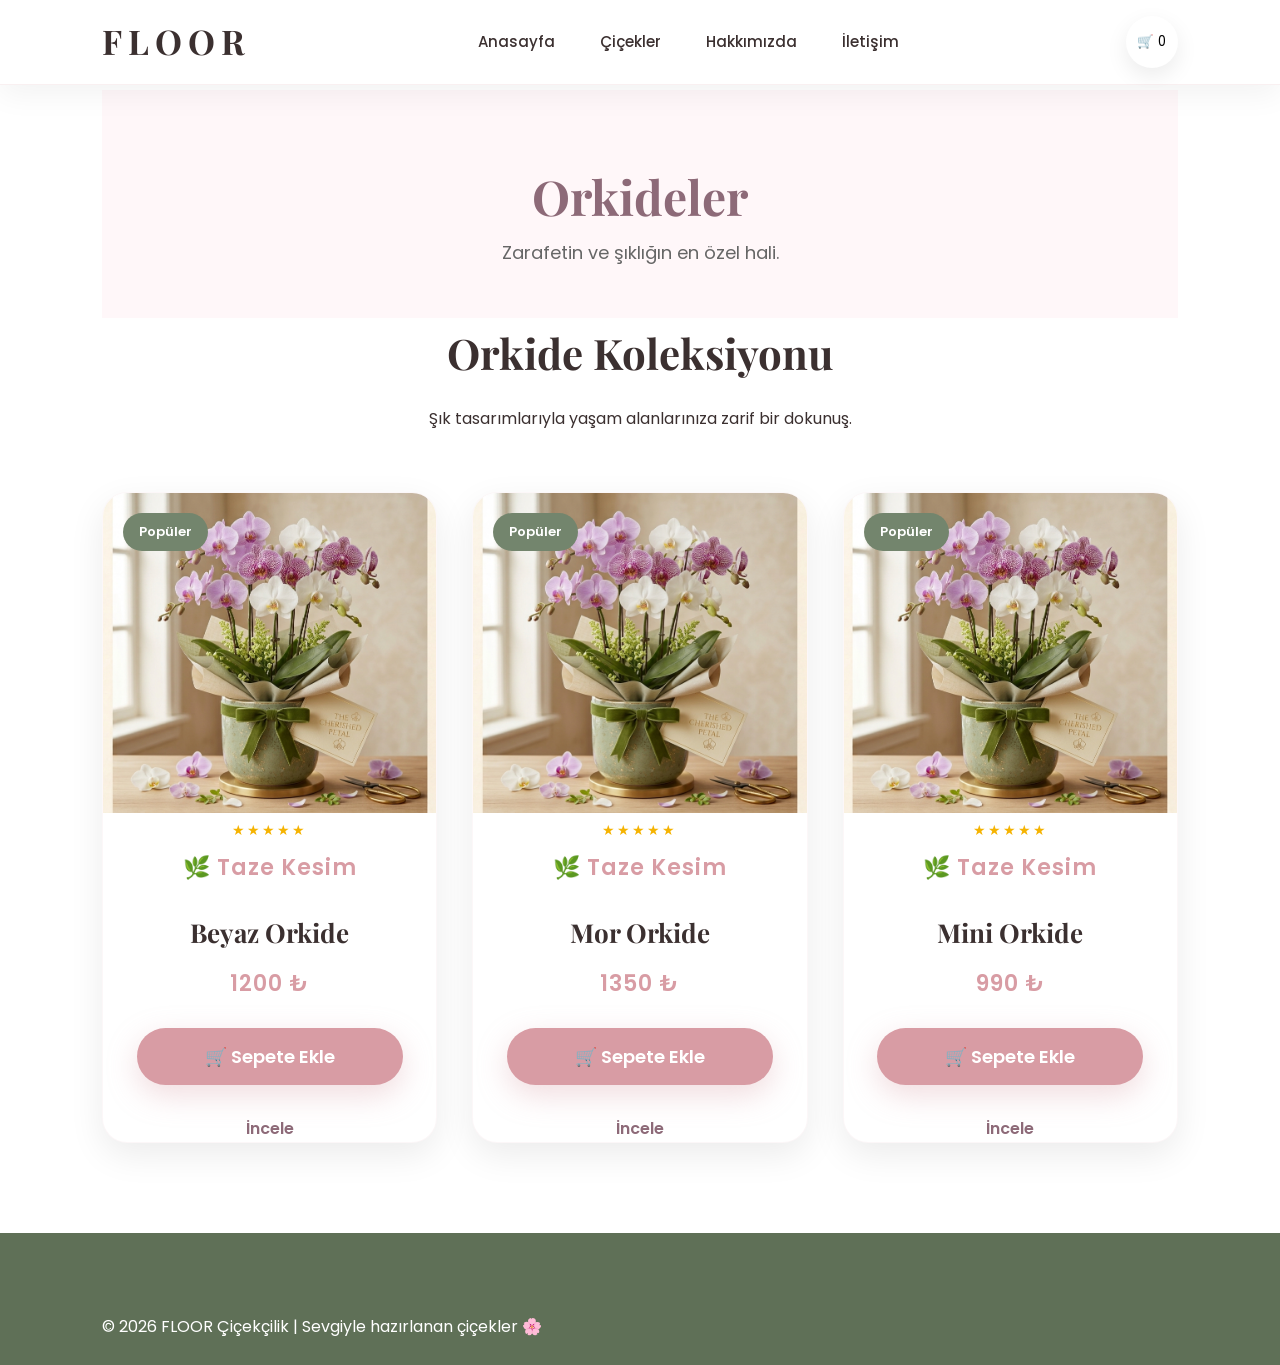
<file: pages/orkide.html>
<!DOCTYPE html>
<html lang="tr">

<head>

<meta charset="UTF-8">
<meta name="viewport" content="width=device-width, initial-scale=1.0">

<title>Orkideler | FLOOR</title>

<link rel="stylesheet" href="../style.css">

<link rel="preconnect" href="https://fonts.googleapis.com">
<link rel="preconnect" href="https://fonts.gstatic.com" crossorigin>

<link href="https://fonts.googleapis.com/css2?family=Playfair+Display:wght@600;700&family=Poppins:wght@300;400;500;600&display=swap" rel="stylesheet">

</head>


<body>


<header>

<nav class="navbar">


<div class="logo">
FLOOR
</div>



<ul class="menu">


<li>
<a href="../index.html">
Anasayfa
</a>
</li>



<li class="dropdown">

<a href="flowers.html">
Çiçekler
</a>


<ul class="dropdown-menu">

<li>
<a href="flowers.html">
Tüm Çiçekler
</a>
</li>

<li>
<a href="gul.html">
Güller
</a>
</li>

<li>
<a href="lale.html">
Laleler
</a>
</li>

<li>
<a href="orkide.html">
Orkideler
</a>
</li>

<li>
<a href="papatya.html">
Papatyalar
</a>
</li>

</ul>

</li>



<li>
<a href="about.html">
Hakkımızda
</a>
</li>


<li>
<a href="contact.html">
İletişim
</a>
</li>


</ul>



<div class="icons">

<button onclick="location.href='cart.html'">

🛒 <span id="cart-count">0</span>

</button>

</div>


</nav>

</header>




<section class="products">



<div class="category-hero">


<h1>
Orkideler
</h1>


<p>
Zarafetin ve şıklığın en özel hali.
</p>


</div>



<h2>
Orkide Koleksiyonu
</h2>


<p class="section-subtitle">

Şık tasarımlarıyla yaşam alanlarınıza zarif bir dokunuş.

</p>



<div class="product-list">
    <div class="card">


<img src="../images/orkide.png" alt="Beyaz Orkide">


<div class="stars">
★★★★★
</div>


<p class="stock">
🌿 Taze Kesim
</p>


<h3>
Beyaz Orkide
</h3>


<p class="price">
1200 ₺
</p>



<button 
class="btn add-cart"

data-id="3"

data-name="Beyaz Orkide"

data-price="1200"

data-image="../images/orkide.png">


🛒 Sepete Ekle


</button>



<a href="product.html?id=3" class="detail-btn">

İncele

</a>


</div>






<div class="card">


<img src="../images/orkide.png" alt="Mor Orkide">


<div class="stars">
★★★★★
</div>


<p class="stock">
🌿 Taze Kesim
</p>


<h3>
Mor Orkide
</h3>


<p class="price">
1350 ₺
</p>



<button 
class="btn add-cart"

data-id="9"

data-name="Mor Orkide"

data-price="1350"

data-image="../images/orkide.png">


🛒 Sepete Ekle


</button>



<a href="product.html?id=9" class="detail-btn">

İncele

</a>


</div>






<div class="card">


<img src="../images/orkide.png" alt="Mini Orkide">


<div class="stars">
★★★★★
</div>


<p class="stock">
🌿 Taze Kesim
</p>


<h3>
Mini Orkide
</h3>


<p class="price">
990 ₺
</p>



<button 
class="btn add-cart"

data-id="10"

data-name="Mini Orkide"

data-price="990"

data-image="../images/orkide.png">


🛒 Sepete Ekle


</button>



<a href="product.html?id=10" class="detail-btn">

İncele

</a>


</div>



</div>


</section>




<footer>


<p>

© 2026 FLOOR Çiçekçilik | Sevgiyle hazırlanan çiçekler 🌸

</p>


</footer>




<script src="../products.js"></script>

<script src="../script.js"></script>


</body>

</html>
</file>
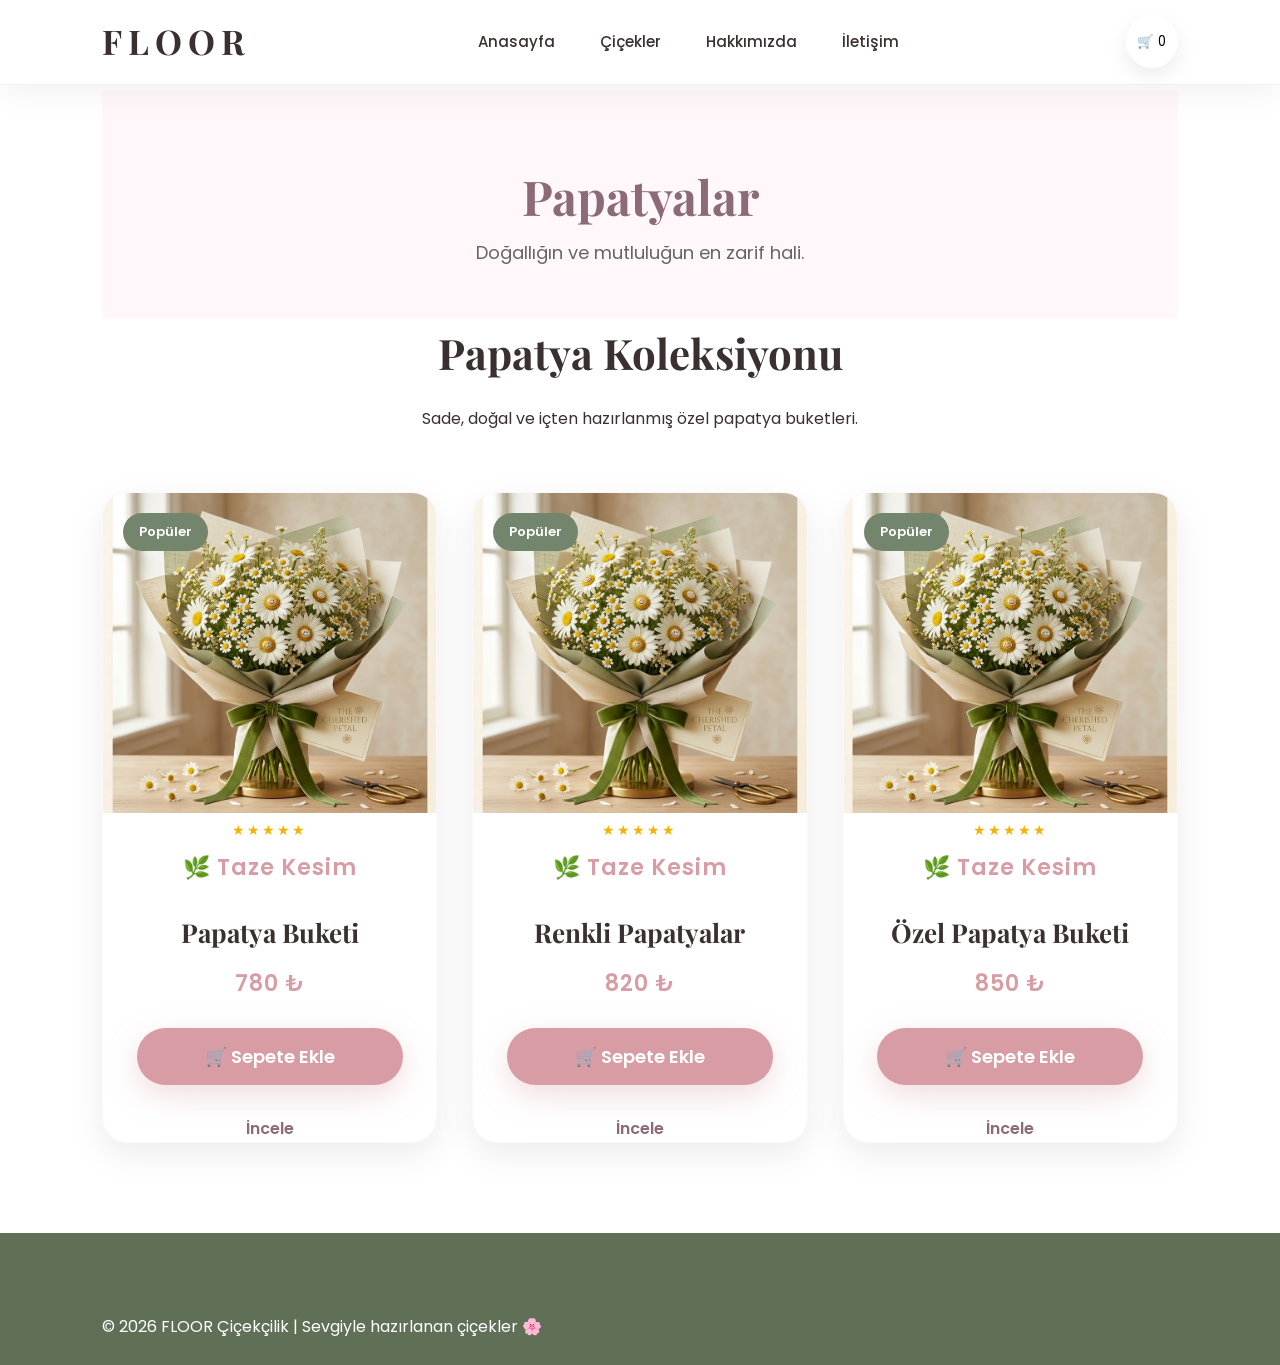
<file: pages/papatya.html>
<!DOCTYPE html>
<html lang="tr">

<head>

<meta charset="UTF-8">
<meta name="viewport" content="width=device-width, initial-scale=1.0">

<title>Papatyalar | FLOOR</title>

<link rel="stylesheet" href="../style.css">

<link rel="preconnect" href="https://fonts.googleapis.com">
<link rel="preconnect" href="https://fonts.gstatic.com" crossorigin>

<link href="https://fonts.googleapis.com/css2?family=Playfair+Display:wght@600;700&family=Poppins:wght@300;400;500;600&display=swap" rel="stylesheet">

</head>


<body>


<header>

<nav class="navbar">


<div class="logo">
FLOOR
</div>



<ul class="menu">


<li>
<a href="../index.html">
Anasayfa
</a>
</li>



<li class="dropdown">

<a href="flowers.html">
Çiçekler
</a>


<ul class="dropdown-menu">

<li>
<a href="flowers.html">
Tüm Çiçekler
</a>
</li>

<li>
<a href="gul.html">
Güller
</a>
</li>

<li>
<a href="lale.html">
Laleler
</a>
</li>

<li>
<a href="orkide.html">
Orkideler
</a>
</li>

<li>
<a href="papatya.html">
Papatyalar
</a>
</li>

</ul>

</li>



<li>
<a href="about.html">
Hakkımızda
</a>
</li>


<li>
<a href="contact.html">
İletişim
</a>
</li>


</ul>



<div class="icons">

<button onclick="location.href='cart.html'">

🛒 <span id="cart-count">0</span>

</button>

</div>


</nav>

</header>




<section class="products">



<div class="category-hero">


<h1>
Papatyalar
</h1>


<p>
Doğallığın ve mutluluğun en zarif hali.
</p>


</div>



<h2>
Papatya Koleksiyonu
</h2>


<p class="section-subtitle">

Sade, doğal ve içten hazırlanmış özel papatya buketleri.

</p>



<div class="product-list">
    <div class="card">


<img src="../images/papatya.png" alt="Papatya Buketi">


<div class="stars">
★★★★★
</div>


<p class="stock">
🌿 Taze Kesim
</p>


<h3>
Papatya Buketi
</h3>


<p class="price">
780 ₺
</p>



<button 
class="btn add-cart"

data-id="4"

data-name="Papatya Buketi"

data-price="780"

data-image="../images/papatya.png">


🛒 Sepete Ekle


</button>



<a href="product.html?id=4" class="detail-btn">

İncele

</a>


</div>






<div class="card">


<img src="../images/papatya.png" alt="Renkli Papatyalar">


<div class="stars">
★★★★★
</div>


<p class="stock">
🌿 Taze Kesim
</p>


<h3>
Renkli Papatyalar
</h3>


<p class="price">
820 ₺
</p>



<button 
class="btn add-cart"

data-id="11"

data-name="Renkli Papatyalar"

data-price="820"

data-image="../images/papatya.png">


🛒 Sepete Ekle


</button>



<a href="product.html?id=11" class="detail-btn">

İncele

</a>


</div>





<div class="card">


<img src="../images/papatya.png" alt="Özel Papatya Buketi">


<div class="stars">
★★★★★
</div>


<p class="stock">
🌿 Taze Kesim
</p>


<h3>
Özel Papatya Buketi
</h3>


<p class="price">
850 ₺
</p>



<button 
class="btn add-cart"

data-id="12"

data-name="Özel Papatya Buketi"

data-price="850"

data-image="../images/papatya.png">


🛒 Sepete Ekle


</button>



<a href="product.html?id=12" class="detail-btn">

İncele

</a>


</div>



</div>


</section>




<footer>


<p>

© 2026 FLOOR Çiçekçilik | Sevgiyle hazırlanan çiçekler 🌸

</p>


</footer>




<script src="../products.js"></script>

<script src="../script.js"></script>


</body>

</html>
</file>
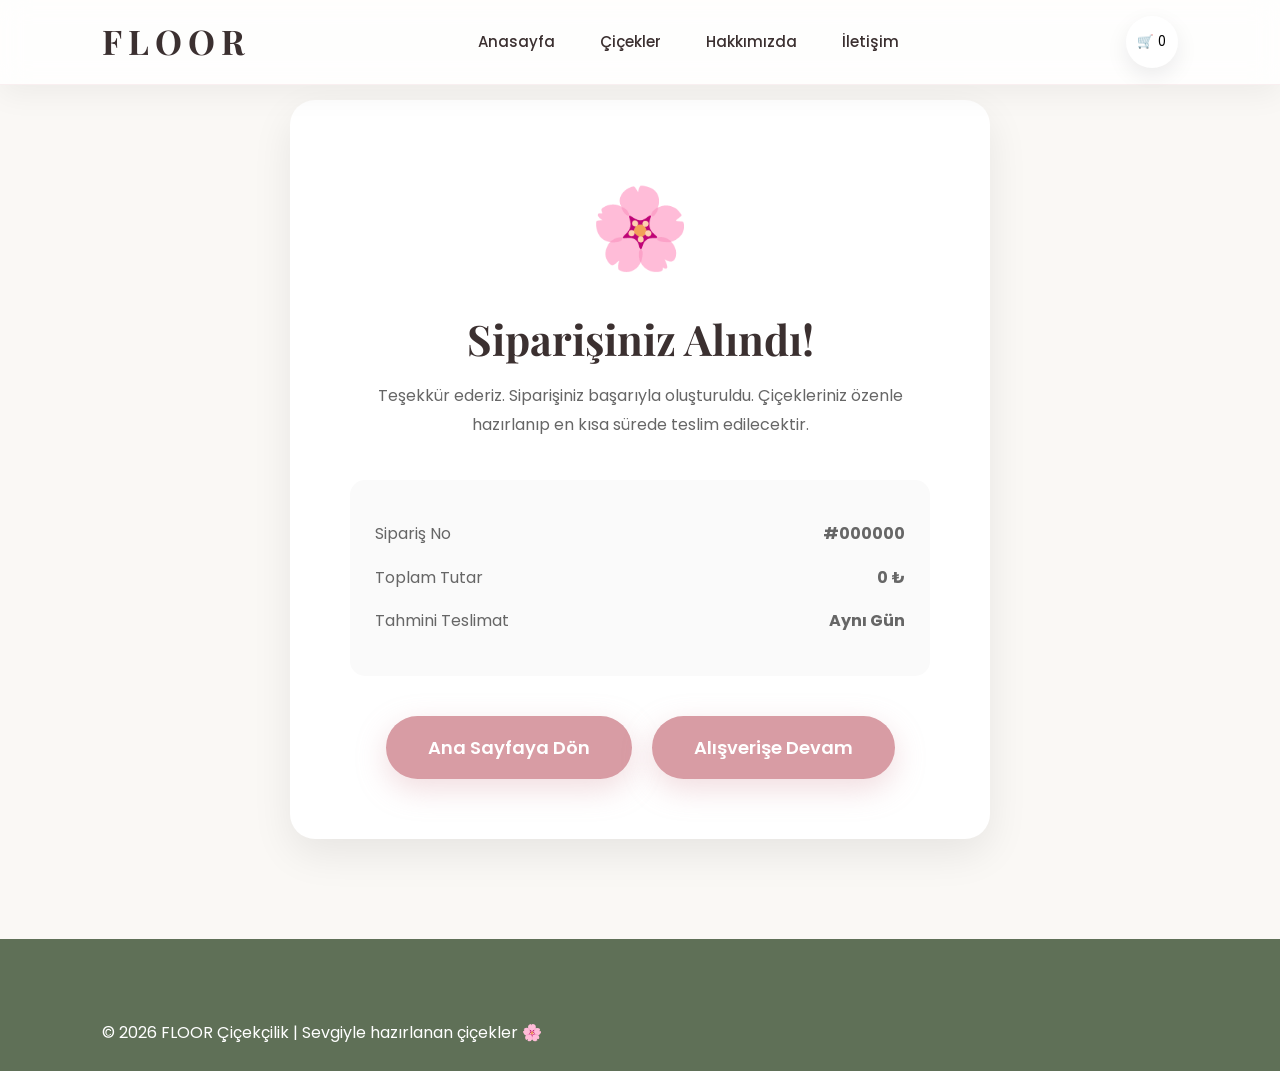
<file: pages/success.html>
<!DOCTYPE html>
<html lang="tr">

<head>

<meta charset="UTF-8">
<meta name="viewport" content="width=device-width, initial-scale=1.0">

<title>Sipariş Başarılı | FLOOR</title>

<link rel="stylesheet" href="../style.css">


<link rel="preconnect" href="https://fonts.googleapis.com">
<link rel="preconnect" href="https://fonts.gstatic.com" crossorigin>


<link href="https://fonts.googleapis.com/css2?family=Playfair+Display:wght@600;700&family=Poppins:wght@300;400;500;600&display=swap" rel="stylesheet">


</head>


<body>



<header>

<nav class="navbar">


<div class="logo">
FLOOR
</div>



<ul class="menu">


<li>
<a href="../index.html">
Anasayfa
</a>
</li>



<li class="dropdown">


<a href="flowers.html">
Çiçekler
</a>



<ul class="dropdown-menu">


<li>
<a href="flowers.html">
Tüm Çiçekler
</a>
</li>


<li>
<a href="gul.html">
Güller
</a>
</li>


<li>
<a href="lale.html">
Laleler
</a>
</li>


<li>
<a href="orkide.html">
Orkideler
</a>
</li>


<li>
<a href="papatya.html">
Papatyalar
</a>
</li>


</ul>


</li>



<li>
<a href="about.html">
Hakkımızda
</a>
</li>



<li>
<a href="contact.html">
İletişim
</a>
</li>



</ul>




<div class="icons">


<button onclick="location.href='cart.html'">

🛒 <span id="cart-count">0</span>

</button>


</div>



</nav>

</header>






<section class="success-page">


<div class="success-card">



<div class="success-icon">

🌸

</div>




<h1>
Siparişiniz Alındı!
</h1>




<p>

Teşekkür ederiz.

Siparişiniz başarıyla oluşturuldu.

Çiçekleriniz özenle hazırlanıp en kısa sürede teslim edilecektir.

</p>




<div class="order-info">



<p>

Sipariş No

<strong id="order-number">
</strong>

</p>




<p>

Toplam Tutar

<strong id="order-total">
</strong>

</p>




<p>

Tahmini Teslimat

<strong>
Aynı Gün
</strong>

</p>



</div>





<div class="success-buttons">



<button 
class="btn"
onclick="location.href='../index.html'">

Ana Sayfaya Dön

</button>





<button 
class="btn"
onclick="location.href='flowers.html'">

Alışverişe Devam

</button>




</div>




</div>



</section>






<footer>


<p>

© 2026 FLOOR Çiçekçilik | Sevgiyle hazırlanan çiçekler 🌸

</p>


</footer>







<script>


let orderNumber =
localStorage.getItem("orderNumber");


let total =
localStorage.getItem("lastOrderTotal");



if(!orderNumber){

orderNumber="#000000";

}



if(!total){

total="0";

}



document.getElementById("order-number").textContent =
orderNumber;



document.getElementById("order-total").textContent =
total + " ₺";



// sipariş tamamlandıktan sonra sepeti temizle

localStorage.removeItem("cart");



</script>




<script src="../script.js"></script>



</body>

</html>
</file>
<file: style.css>
/* =====================================================
   FLOOR v2.0
   RESET & GENEL
===================================================== */

*{
    margin:0;
    padding:0;
    box-sizing:border-box;
}

html{
    scroll-behavior:smooth;
}

body{
    font-family:"Poppins",sans-serif;
    background:#faf8f5;
    color:#3b3030;
    line-height:1.7;
    overflow-x:hidden;
}

img{
    width:100%;
    display:block;
}

a{
    text-decoration:none;
    color:inherit;
}

ul{
    list-style:none;
}

button{
    font-family:"Poppins",sans-serif;
    cursor:pointer;
    border:none;
}

section{
    padding:90px 8%;
}


:root{

    --primary:#d89ca4;
    --primary-dark:#c77b87;
    --green:#73856d;
    --green-light:#a8b5a2;
    --cream:#faf8f5;
    --white:#ffffff;
    --text:#3b3030;
    --gray:#7d7d7d;
    --shadow:0 15px 35px rgba(0,0,0,.08);

}


h1,h2,h3{
    font-family:"Playfair Display",serif;
}


h1{
    font-size:68px;
    line-height:1.1;
}


h2{
    font-size:42px;
    margin-bottom:15px;
}


.btn{

    display:inline-flex;
    align-items:center;
    justify-content:center;

    padding:18px 42px;

    background:var(--primary);

    color:white;

    border-radius:999px;

    font-weight:600;

    font-size:18px;

    transition:.35s;

    box-shadow:0 10px 30px rgba(216,156,164,.35);

}


.btn:hover{

    background:var(--primary-dark);

    transform:translateY(-4px);

}



/* ================= NAVBAR ================= */


header{

    position:fixed;

    top:0;
    left:0;

    width:100%;

    z-index:1000;

}


.navbar{

    height:85px;

    display:flex;

    align-items:center;

    justify-content:space-between;

    padding:0 8%;

    background:rgba(255,255,255,.82);

    backdrop-filter:blur(14px);

    border-bottom:1px solid rgba(216,156,164,.15);

}


.logo{

    font-family:"Playfair Display",serif;

    font-size:34px;

    font-weight:700;

    letter-spacing:6px;

}


.menu{

    display:flex;

    gap:45px;

}


.menu a{

    font-size:15px;

    font-weight:500;

    transition:.3s;

}


.menu a:hover{

    color:var(--primary);

}


.icons{

    display:flex;

    gap:15px;

}


.icons button{

    width:52px;

    height:52px;

    border-radius:50%;

    background:white;

    box-shadow:0 8px 22px rgba(0,0,0,.08);

}



/* ================= HERO ================= */


.hero{

    margin-top:85px;

    min-height:calc(100vh - 85px);

    display:flex;

    align-items:center;

    justify-content:center;

    padding:70px 8%;


    background:

    linear-gradient(
        rgba(255,255,255,.45),
        rgba(255,255,255,.45)
    ),

    linear-gradient(
        90deg,
        rgba(112,132,96,.35),
        rgba(255,255,255,.05)
    ),

    url("images/cicek.png");


    background-size:cover;

    background-position:center;

    background-repeat:no-repeat;

}
/* ================= HERO CONTENT ================= */


.hero-content{

    display:grid;

    grid-template-columns:1fr 1.2fr;

    gap:80px;

    align-items:center;

}


.hero-text h1{

    font-size:72px;

    color:var(--text);

    margin-bottom:25px;

}


.hero-text p{

    font-size:18px;

    color:#5f5f5f;

    max-width:520px;

    margin-bottom:35px;

}


.hero-tag{

    display:inline-block;

    margin-bottom:20px;

    padding:10px 18px;

    border-radius:999px;

    background:rgba(115,133,109,.12);

    color:var(--green);

    font-size:14px;

    font-weight:600;

}


.hero-features{

    display:flex;

    flex-wrap:wrap;

    gap:15px;

    margin-bottom:40px;

}


.hero-features span{

    background:white;

    padding:12px 20px;

    border-radius:999px;

    box-shadow:0 8px 20px rgba(0,0,0,.06);

}


.hero-image{

    display:flex;

    justify-content:center;

    position:relative;

}


.hero-image img{

    width:100%;

    max-width:520px;

    border-radius:35px;

    box-shadow:0 30px 60px rgba(0,0,0,.12);

    transition:.4s;

}


.hero-image img:hover{

    transform:scale(1.03);

}


.hero-image::before{

    content:"";

    position:absolute;

    width:100%;

    height:100%;

    background:var(--primary);

    opacity:.10;

    border-radius:35px;

    top:20px;

    left:-20px;

    z-index:-1;

}



/* ================= PRODUCTS ================= */


.products{

    background:white;

    text-align:center;

}


.product-list{

    display:grid;

    grid-template-columns:repeat(auto-fit,minmax(280px,1fr));

    gap:35px;

    margin-top:60px;

}



/* ================= CARD ================= */


.card{

    background:white;

    border-radius:25px;

    overflow:hidden;

    box-shadow:0 12px 35px rgba(0,0,0,.08);

    transition:.35s;

    position:relative;

}


.card:hover{

    transform:translateY(-12px);

}


.card img{

    height:320px;

    object-fit:cover;

    transition:.4s;

}


.card:hover img{

    transform:scale(1.05);

}


.card h3{

    font-size:28px;

    margin:25px 0 10px;

}


.card p{

    font-size:22px;

    color:var(--primary);

    font-weight:600;

    margin-bottom:25px;

}


.card button{

    width:80%;

    margin:0 auto 30px;

    display:block;

}


.card::before{

    content:"Popüler";

    position:absolute;

    top:20px;

    left:20px;

    background:var(--green);

    color:white;

    padding:8px 16px;

    border-radius:999px;

    font-size:13px;

    z-index:5;

}


.all-products{

    display:inline-block;

    margin-top:60px;

    padding:16px 42px;

    border:2px solid var(--primary);

    border-radius:999px;

    color:var(--primary);

    font-weight:600;

}


.all-products:hover{

    background:var(--primary);

    color:white;

}
/* ================= ABOUT ================= */


.about{

    background:linear-gradient(
        180deg,
        #faf8f5,
        #ffffff
    );

}


.about-content{

    max-width:1200px;

    margin:auto;

    display:grid;

    grid-template-columns:1fr 1fr;

    gap:70px;

    align-items:center;

}


.about-text p{

    color:#666;

    font-size:17px;

    line-height:1.9;

    margin-bottom:35px;

}


.about-btn{

    display:inline-block;

    padding:16px 38px;

    border-radius:999px;

    background:var(--green);

    color:white;

    font-weight:600;

    transition:.3s;

}


.about-btn:hover{

    transform:translateY(-4px);

}


.about-box{

    display:grid;

    grid-template-columns:repeat(2,1fr);

    gap:25px;

}


.about-box div{

    background:white;

    padding:35px;

    border-radius:22px;

    text-align:center;

    box-shadow:0 15px 35px rgba(0,0,0,.06);

}


.about-box strong{

    display:block;

    font-size:42px;

    margin-bottom:15px;

}



/* ================= REVIEWS ================= */


.reviews{

    background:#faf8f5;

    text-align:center;

}


.review-list{

    margin-top:60px;

    display:grid;

    grid-template-columns:repeat(auto-fit,minmax(320px,1fr));

    gap:35px;

}


.review-card{

    background:white;

    padding:35px;

    border-radius:25px;

    box-shadow:0 15px 35px rgba(0,0,0,.06);

}


.stars{

    color:#f5b301;

    font-size:22px;

    margin-bottom:20px;

}


.review-card p{

    color:#666;

    margin-bottom:25px;

}


.review-avatar{

    width:70px;

    height:70px;

    margin:0 auto 20px;

    border-radius:50%;

    background:var(--primary);

    color:white;

    display:flex;

    align-items:center;

    justify-content:center;

    font-size:28px;

    font-weight:bold;

}



/* ================= SOCIAL ================= */


.social{

    background:linear-gradient(
        180deg,
        #fff,
        #faf8f5
    );

    text-align:center;

}


.social p{

    max-width:600px;

    margin:0 auto 50px;

    color:#666;

}


.social-gallery{

    display:grid;

    grid-template-columns:repeat(4,1fr);

    gap:22px;

    margin-bottom:60px;

}


.social-gallery img{

    height:240px;

    object-fit:cover;

    border-radius:22px;

    transition:.3s;

}


.social-gallery img:hover{

    transform:scale(1.05);

}



/* ================= SOCIAL BUTTONS ================= */


.social-links{

    display:flex;

    justify-content:center;

    gap:20px;

}


.social-links a{

    width:65px;

    height:65px;

    border-radius:50%;

    background:white;

    display:flex;

    align-items:center;

    justify-content:center;

    box-shadow:0 12px 30px rgba(0,0,0,.08);

    font-size:24px;

}



/* ================= FOOTER ================= */


footer{

    background:#5f7057;

    color:white;

    padding:80px 8% 25px;

}


.footer-content{

    max-width:1200px;

    margin:auto;

    display:grid;

    grid-template-columns:2fr 1fr 1fr 1fr;

    gap:50px;

}


.footer-brand h3{

    color:white;

    font-size:38px;

    letter-spacing:5px;

}


.footer-brand p{

    color:rgba(255,255,255,.75);

}


.footer-links a,
.footer-social a{

    display:block;

    margin-bottom:14px;

    color:rgba(255,255,255,.75);

}


.footer-bottom{

    border-top:1px solid rgba(255,255,255,.15);

    margin-top:60px;

    padding-top:25px;

    text-align:center;

}
/* ================= CART ================= */


.cart-page{

    max-width:1200px;

    margin:140px auto 80px;

    padding:0 8%;

}


.cart-page h2{

    text-align:center;

    margin-bottom:60px;

}


.cart-item{

    display:flex;

    align-items:center;

    gap:30px;

    background:white;

    border-radius:25px;

    padding:25px;

    margin-bottom:30px;

    box-shadow:0 15px 35px rgba(0,0,0,.08);

}


.cart-item img{

    width:180px;

    height:180px;

    object-fit:cover;

    border-radius:20px;

}


.cart-info{

    flex:1;

}


.cart-info h3{

    font-size:28px;

}


.cart-info p{

    color:var(--primary);

    font-size:22px;

    font-weight:600;

}


.quantity{

    display:flex;

    align-items:center;

    gap:15px;

    margin:25px 0;

}


.quantity button{

    width:42px;

    height:42px;

    border-radius:50%;

    background:var(--green);

    color:white;

    font-size:20px;

}


.quantity span{

    font-size:20px;

    font-weight:600;

}


.remove-btn{

    padding:12px 22px;

    background:#e66f7d;

    color:white;

    border-radius:999px;

}


.cart-total{

    margin-top:50px;

    background:white;

    padding:35px;

    border-radius:25px;

    text-align:right;

    box-shadow:0 15px 35px rgba(0,0,0,.08);

}


.empty-cart{

    text-align:center;

    padding:70px 20px;

}


.empty-icon{

    font-size:70px;

}



/* ================= NOTIFICATION ================= */


.notification{

    position:fixed;

    top:30px;

    right:30px;

    background:#6b7d5f;

    color:white;

    padding:16px 24px;

    border-radius:15px;

    box-shadow:0 15px 35px rgba(0,0,0,.18);

    z-index:99999;

    opacity:0;

    transform:translateX(100px);

    transition:.35s;

}


.notification.show{

    opacity:1;

    transform:translateX(0);

}



/* ================= RESPONSIVE ================= */


@media(max-width:992px){


    .hero-content{

        grid-template-columns:1fr;

        text-align:center;

    }


    .hero-text p{

        margin:auto;

        margin-bottom:35px;

    }


    .hero-features{

        justify-content:center;

    }


    .about-content{

        grid-template-columns:1fr;

    }


    .footer-content{

        grid-template-columns:repeat(2,1fr);

    }

}



@media(max-width:768px){


    .navbar{

        height:75px;

        padding:0 20px;

    }


    .logo{

        font-size:26px;

    }


    .menu{

        gap:15px;

    }


    .hero{

        padding-top:120px;

    }


    .hero-text h1{

        font-size:42px;

    }


    .product-list{

        grid-template-columns:1fr;

    }


    .social-gallery{

        grid-template-columns:repeat(2,1fr);

    }


    .cart-item{

        flex-direction:column;

        text-align:center;

    }


}



@media(max-width:576px){


    section{

        padding:70px 5%;

    }


    .footer-content{

        grid-template-columns:1fr;

        text-align:center;

    }


    .hero-text h1{

        font-size:34px;

    }


    .social-gallery{

        grid-template-columns:1fr;

    }


}
.menu{
    display:flex;
    align-items:center;
    gap:45px;
}

.menu li{
    position:relative;
}

.menu a{
    font-size:15px;
    font-weight:500;
    color:var(--text);
    transition:.3s;
    white-space:nowrap;
}

.menu a:hover{
    color:var(--primary);
}
/* ================= MENU FIX ================= */

.menu{
    display:flex;
    flex-direction:row;
    align-items:center;
    justify-content:center;
    gap:45px;
}

.menu li{
    display:flex;
    align-items:center;
    position:relative;
}

.menu a{
    display:block;
    white-space:nowrap;
}
/* ================= DROPDOWN ================= */

.dropdown{
    position:relative;
}


.dropdown-menu{

    position:absolute;

    top:40px;

    left:0;

    width:220px;

    background:white;

    border-radius:18px;

    padding:12px 0;

    box-shadow:0 20px 45px rgba(0,0,0,.12);

    opacity:0;

    visibility:hidden;

    transform:translateY(10px);

    transition:.3s;

    z-index:999;

}


.dropdown:hover .dropdown-menu{

    opacity:1;

    visibility:visible;

    transform:translateY(0);

}


.dropdown-menu li{

    width:100%;

}


.dropdown-menu a{

    padding:14px 22px;

    font-size:14px;

}


.dropdown-menu a:hover{

    background:#faf5f6;

    color:var(--primary);

}
.card::before{

    content:"Popüler";

    position:absolute;

    top:20px;

    left:20px;

    background:var(--green);

    color:white;

    padding:8px 16px;

    border-radius:999px;

    font-size:13px;

    font-weight:600;

    z-index:5;

}


.card:hover{

    transform:translateY(-12px);

    box-shadow:0 25px 45px rgba(0,0,0,.12);

}
.btn{

    padding:18px 42px;

    font-size:18px;

    border-radius:999px;

    box-shadow:
    0 10px 30px rgba(216,156,164,.35);

}


.btn:hover{

    transform:translateY(-4px);

    box-shadow:
    0 18px 35px rgba(216,156,164,.45);

}
/* ================= REVIEW DETAILS ================= */

.review-card{

    background:rgba(255,255,255,.75);

    backdrop-filter:blur(10px);

    border-radius:25px;

    padding:35px;

    box-shadow:0 15px 35px rgba(0,0,0,.06);

    transition:.35s;

    position:relative;

    overflow:hidden;

}


.review-card:hover{

    transform:translateY(-10px);

    box-shadow:0 25px 45px rgba(0,0,0,.12);

}


.review-card::before{

    content:"❝";

    position:absolute;

    top:10px;

    right:25px;

    font-size:70px;

    color:rgba(216,156,164,.15);

}


.stars{

    font-size:22px;

    letter-spacing:3px;

    margin-bottom:20px;

}


.review-avatar{

    width:70px;

    height:70px;

    margin:0 auto 20px;

    border-radius:50%;

    background:linear-gradient(
        135deg,
        var(--primary),
        #efc7cc
    );

    color:white;

    display:flex;

    align-items:center;

    justify-content:center;

    font-size:28px;

    font-weight:700;

}
/* ================= SOCIAL GALLERY ================= */

.social-gallery{

    display:grid;

    grid-template-columns:repeat(4,1fr);

    gap:22px;

    margin-bottom:60px;

}


.social-gallery img{

    height:240px;

    object-fit:cover;

    border-radius:22px;

    transition:.35s;

    box-shadow:0 10px 25px rgba(0,0,0,.08);

}


.social-gallery img:hover{

    transform:scale(1.05);

}
.social-links{

    display:flex;

    justify-content:center;

    gap:20px;

    flex-wrap:wrap;

}


.social-links a{

    width:65px;

    height:65px;

    border-radius:50%;

    background:white;

    display:flex;

    align-items:center;

    justify-content:center;

    font-size:24px;

    box-shadow:0 12px 30px rgba(0,0,0,.08);

    transition:.35s;

}


.social-links a:hover{

    transform:translateY(-6px);

    background:var(--primary);

    color:white;

}
/* ================= FOOTER DETAIL ================= */

footer{

    background:#5f7057;

    color:white;

    padding:80px 8% 25px;

}


.footer-content{

    max-width:1200px;

    margin:auto;

    display:grid;

    grid-template-columns:2fr 1fr 1fr 1fr;

    gap:50px;

}


.footer-brand h3{

    color:white;

    font-size:38px;

    letter-spacing:5px;

    margin-bottom:20px;

}


.footer-brand p{

    color:rgba(255,255,255,.75);

    line-height:1.9;

}


.footer-links a,
.footer-social a{

    display:block;

    margin-bottom:14px;

    color:rgba(255,255,255,.75);

    transition:.3s;

}


.footer-links a:hover,
.footer-social a:hover{

    color:white;

    transform:translateX(6px);

}


.footer-slogan{

    font-style:italic;

    color:rgba(255,255,255,.65);

}


.footer-bottom{

    margin-top:60px;

    padding-top:25px;

    text-align:center;

    border-top:1px solid rgba(255,255,255,.15);

    color:rgba(255,255,255,.7);

}
/* ================= HERO PREMIUM FIX ================= */


.hero{

    position:relative;

    overflow:hidden;

}


.hero::before{

    content:"";

    position:absolute;

    inset:0;

    background:
    linear-gradient(
        90deg,
        rgba(250,248,245,.92),
        rgba(250,248,245,.45),
        rgba(250,248,245,.15)
    );

    z-index:0;

}


.hero-content{

    position:relative;

    z-index:2;

}


.hero-text h1{

    font-family:"Playfair Display",serif;

    font-size:72px;

    color:#342929;

    letter-spacing:-1px;

    text-shadow:
    0 4px 15px rgba(255,255,255,.8);

}


.hero-text p{

    color:#514747;

    font-size:18px;

    max-width:520px;

}


.hero-tag{

    background:rgba(115,133,109,.15);

    color:#5f7057;

    border:1px solid rgba(115,133,109,.2);

}


.hero-features span{

    background:rgba(255,255,255,.75);

    backdrop-filter:blur(8px);

}



/* Sipariş Ver butonu */


.hero .btn{

    background:#d47f8b;

    color:white;

    padding:18px 48px;

    font-size:17px;

    box-shadow:
    0 15px 35px rgba(212,127,139,.45);

}


.hero .btn:hover{

    background:#bf6674;

    transform:translateY(-5px);

}
.hero-image img{

    width:100%;

    max-width:620px;

    height:520px;

    object-fit:cover;

    border-radius:35px;

}
/* ================= NAVBAR FINAL ================= */


.navbar{

    box-shadow:
    0 10px 30px rgba(0,0,0,.05);

}


.menu{

    align-items:center;

}


.menu a{

    position:relative;

}


.menu a::after{

    content:"";

    position:absolute;

    bottom:-8px;

    left:0;

    width:0;

    height:2px;

    background:var(--primary);

    transition:.3s;

}


.menu a:hover::after{

    width:100%;

}
/* ================= CART NOTIFICATION PREMIUM ================= */


.notification{

    position:fixed;

    top:110px;

    right:30px;

    background:rgba(255,255,255,.92);

    backdrop-filter:blur(12px);

    color:#4a3d3d;

    padding:18px 28px;

    border-radius:18px;

    box-shadow:
    0 20px 45px rgba(0,0,0,.12);

    border-left:5px solid var(--primary);

    z-index:99999;

    opacity:0;

    transform:translateX(120px);

    transition:.4s ease;

    font-weight:500;

}


.notification.show{

    opacity:1;

    transform:translateX(0);

}
/* ================= PRODUCT PREMIUM ================= */


.card{

    border:1px solid rgba(216,156,164,.08);

}


.card h3{

    font-size:26px;

    font-weight:700;

}


.card p{

    letter-spacing:1px;

}


.card button{

    background:var(--primary);

    color:white;

    padding:15px;

    border-radius:999px;

    transition:.3s;

}


.card button:hover{

    background:var(--primary-dark);

    transform:translateY(-3px);

}
/* ================= MOBILE FIX ================= */


@media(max-width:768px){

    .menu{

        display:flex;

        flex-wrap:wrap;

        justify-content:center;

        gap:15px;

    }


    .navbar{

        flex-wrap:wrap;

        height:auto;

        padding:15px 20px;

    }


    .hero-content{

        display:flex;

        flex-direction:column;

    }


    .hero-image img{

        height:350px;

    }


    .hero-text h1{

        font-size:42px;

    }


}


@media(max-width:576px){

    .menu{

        gap:10px;

        font-size:13px;

    }


    .icons button{

        width:42px;

        height:42px;

    }


    .hero-text h1{

        font-size:34px;

    }

}
body{
    animation:fadePage .5s ease;
}

@keyframes fadePage{

    from{
        opacity:0;
    }

    to{
        opacity:1;
    }

}
.card,
.review-card,
.about-box div{

    animation:cardUp .6s ease;

}


@keyframes cardUp{

    from{

        opacity:0;

        transform:translateY(20px);

    }

    to{

        opacity:1;

        transform:translateY(0);

    }

}
.stars{
    color:#f5b301;
    font-size:14px;
    margin:6px 0;
    letter-spacing:2px;
}

.stock{
    color:#4b7a52;
    font-size:14px;
    margin-bottom:10px;
}

.detail-btn{
    display:block;
    margin-top:10px;
    text-align:center;
    color:#8d6a78;
    text-decoration:none;
    font-weight:600;
    transition:.3s;
}

.detail-btn:hover{
    color:#d48aa3;
}
.category-hero{
    text-align:center;
    padding:80px 20px 50px;
    background:#fff7f9;
}

.category-hero h1{
    font-family:"Playfair Display",serif;
    font-size:48px;
    color:#8d6a78;
    margin-bottom:15px;
}

.category-hero p{
    color:#666;
    font-size:18px;
}
.product-detail{
    display:grid;
    grid-template-columns:1fr 1fr;
    gap:60px;
    align-items:center;
    padding:80px 10%;
}

.product-image img{
    width:100%;
    border-radius:20px;
    box-shadow:0 15px 40px rgba(0,0,0,.12);
}

.detail-text h1{
    font-size:42px;
    margin-bottom:15px;
    font-family:"Playfair Display",serif;
}

.detail-text .price{
    font-size:34px;
    font-weight:700;
    color:#d06b93;
    margin:20px 0;
}

.product-status{
    display:grid;
    gap:10px;
    margin:25px 0;
}

.product-description{
    line-height:1.8;
    color:#666;
}

.quantity-box{
    display:flex;
    align-items:center;
    gap:15px;
    margin:30px 0;
}

.quantity-box button{
    width:40px;
    height:40px;
    border:none;
    border-radius:10px;
    cursor:pointer;
    font-size:20px;
}

.buy-now{
    margin-left:15px;
}

.stars span{
    color:#888;
    font-size:14px;
    margin-left:8px;
}
.cart-page{

    max-width:1200px;
    margin:80px auto;
    padding:20px;

}

.cart-total{

    background:#fff;
    padding:30px;
    border-radius:20px;
    box-shadow:0 10px 30px rgba(0,0,0,.08);
    margin-top:40px;

}

.summary p,
.summary h3{

    display:flex;
    justify-content:space-between;
    margin:15px 0;

}

.summary hr{

    margin:20px 0;
    border:none;
    border-top:1px solid #eee;

}

.cart-buttons{

    display:flex;
    gap:15px;
    margin-top:25px;

}

.continue-btn{

    background:#ececec;
    color:#444;

}

.checkout-btn{

    flex:1;

}
.checkout{

    max-width:1200px;
    margin:80px auto;
    padding:20px;

}

.checkout-container{

    display:grid;
    grid-template-columns:2fr 1fr;
    gap:40px;
    margin-top:40px;

}

.checkout-form,
.order-summary{

    background:#fff;
    padding:35px;
    border-radius:20px;
    box-shadow:0 10px 30px rgba(0,0,0,.08);

}

.checkout-form h3{

    margin:25px 0 15px;

}

.checkout-form input,
.checkout-form textarea{

    width:100%;
    padding:14px;
    margin-bottom:15px;
    border:1px solid #ddd;
    border-radius:12px;
    font-size:15px;
    font-family:Poppins,sans-serif;

}

.checkout-form textarea{

    height:120px;
    resize:none;

}

.double-input{

    display:grid;
    grid-template-columns:1fr 1fr;
    gap:15px;

}

.order-summary p,
.order-summary h2{

    display:flex;
    justify-content:space-between;
    margin:18px 0;

}

.order-summary hr{

    border:none;
    border-top:1px solid #eee;
    margin:20px 0;

}

.secure-box{

    margin-top:30px;
    padding:18px;
    text-align:center;
    background:#f8f8f8;
    border-radius:12px;
    font-weight:600;

}

.checkout-btn{

    width:100%;
    margin-top:25px;

}

@media(max-width:900px){

.checkout-container{

grid-template-columns:1fr;

}

.double-input{

grid-template-columns:1fr;

}

}
.success-page{

display:flex;
justify-content:center;
align-items:center;
padding:100px 20px;

}

.success-card{

max-width:700px;
width:100%;
background:#fff;
padding:60px;
border-radius:25px;
text-align:center;
box-shadow:0 15px 40px rgba(0,0,0,.08);

}

.success-icon{

font-size:80px;
margin-bottom:20px;

}

.success-card h1{

font-family:"Playfair Display",serif;
font-size:42px;
margin-bottom:20px;

}

.success-card p{

line-height:1.8;
color:#666;

}

.order-info{

margin:40px 0;
padding:25px;
background:#fafafa;
border-radius:15px;

}

.order-info p{

display:flex;
justify-content:space-between;
margin:15px 0;

}

.success-buttons{

display:flex;
gap:20px;
justify-content:center;
margin-top:35px;

}

.success-buttons .btn{

min-width:220px;

}

@media(max-width:768px){

.success-buttons{

flex-direction:column;

}

.success-buttons .btn{

width:100%;

}

}
.search-box input{

padding:10px 18px;

border-radius:30px;

border:1px solid #ddd;

width:220px;

outline:none;

}
.card{

position:relative;

}

.badge{

position:absolute;

top:15px;

left:15px;

background:#ff6d8d;

color:white;

padding:8px 14px;

border-radius:30px;

font-size:13px;

font-weight:600;

}
.card{

transition:.35s;

}

.card:hover{

transform:translateY(-10px);

box-shadow:0 20px 40px rgba(0,0,0,.15);

}
.quantity-box{

    display:flex;
    justify-content:center;
    align-items:center;
    gap:20px;
    margin:30px 0;

}


.quantity-box button{

    width:45px;
    height:45px;
    border-radius:50%;
    background:#d89ca4;
    color:white;
    font-size:25px;

}


.quantity-box span{

    font-size:22px;
    font-weight:600;

}
</file>
